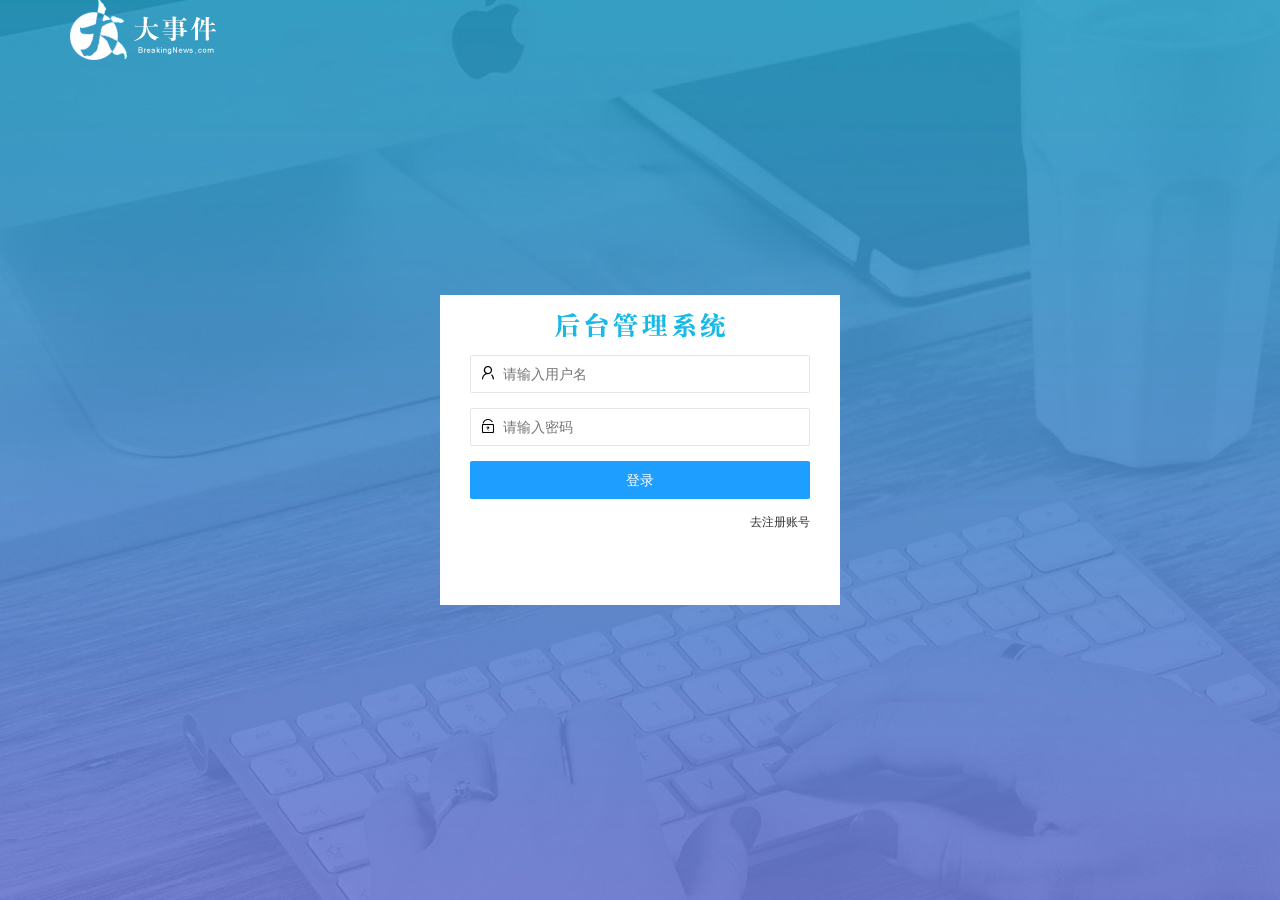
<file: login.html>
<!DOCTYPE html>
<html lang="en">
  <head>
    <meta charset="UTF-8" />
    <meta http-equiv="X-UA-Compatible" content="IE=edge" />
    <meta name="viewport" content="width=device-width, initial-scale=1.0" />
    <title>大事件-登录</title>
    <!-- 导入 LayUI 样式 -->
    <link rel="stylesheet" href="/assets/lib/layui/css/layui.css" />
    <!-- 导入自定义样式 -->
    <link rel="stylesheet" href="/assets/css/login.css" />
  </head>
  <body>
    <!-- 头部 logo 区域 -->
    <div class="layui-main">
      <img src="/assets/images/logo.png" alt="" />
    </div>

    <!-- 登录注册区域 -->
    <div class="loginAndRegBox">
      <!-- 登录标题 -->
      <div class="title-box"></div>
      <!-- 登录 -->
      <div class="login-box">
        <form class="layui-form" id="form_login">
          <!-- 用户名 -->
          <div class="layui-form-item">
            <i class="layui-icon layui-icon-username"></i>
            <input
              type="text"
              name="username"
              required
              lay-verify="required"
              placeholder="请输入用户名"
              autocomplete="off"
              class="layui-input"
            />
          </div>

          <!-- 密码 -->
          <div class="layui-form-item">
            <i class="layui-icon layui-icon-password"></i>
            <input
              type="password"
              name="password"
              required
              lay-verify="required|pwd"
              placeholder="请输入密码"
              autocomplete="off"
              class="layui-input"
            />
          </div>

          <!-- 登录按钮 -->
          <div class="layui-form-item">
            <!-- 注意：表单提交按钮和普通按钮的区别，就是 lay-submit 属性 -->
            <button
              class="layui-btn layui-btn-normal layui-btn-fluid"
              lay-submit
            >
              登录
            </button>
          </div>
          <div class="layui-form-item link">
            <a href="javascript:;" id="link_reg">去注册账号</a>
          </div>
        </form>
      </div>
      <!-- 注册 -->
      <div class="reg-box">
        <form class="layui-form" id="form_reg">
            <!-- 用户名 -->
            <div class="layui-form-item">
                <i class="layui-icon layui-icon-username"></i>
                <input
                       type="text"
                       name="username"
                       required
                       lay-verify="required"
                       placeholder="请输入用户名"
                       autocomplete="off"
                       class="layui-input"
                       />
            </div>
            
            <!-- 密码 -->
            <div class="layui-form-item">
                <i class="layui-icon layui-icon-password"></i>
                <input
                       type="password"
                       name="password"
                       required
                       lay-verify="required|pwd"
                       placeholder="请输入密码"
                       autocomplete="off"
                       class="layui-input"
                       />
            </div>
            
            <!-- 确认密码 -->
            <div class="layui-form-item">
                <i class="layui-icon layui-icon-password"></i>
                <input
                       type="password"
                       name="repassword"
                       required
                       lay-verify="required|pwd|repwd"
                       placeholder="再次确认密码"
                       autocomplete="off"
                       class="layui-input"
                       />
            </div>
            
            <!-- 注册按钮 -->
            <div class="layui-form-item">
                <!-- 注意：表单提交按钮和普通按钮的区别，就是 lay-submit 属性 -->
                <button class="layui-btn layui-btn-normal layui-btn-fluid" lay-submit >
                    注册
                </button>
            </div>
            <div class="layui-form-item link">
                <a href="javascript:;" id="link_login">去登录</a>
            </div>
        </form>
    </div>
    </div>
    <script src="/assets/lib/layui/layui.all.js"></script>
    <script src="/assets/lib/jquery.js"></script>
    <script src="/assets/js/baseAPI.js"></script>
    <script src="/assets/js/login.js"></script>
  </body>
</html>
</file>
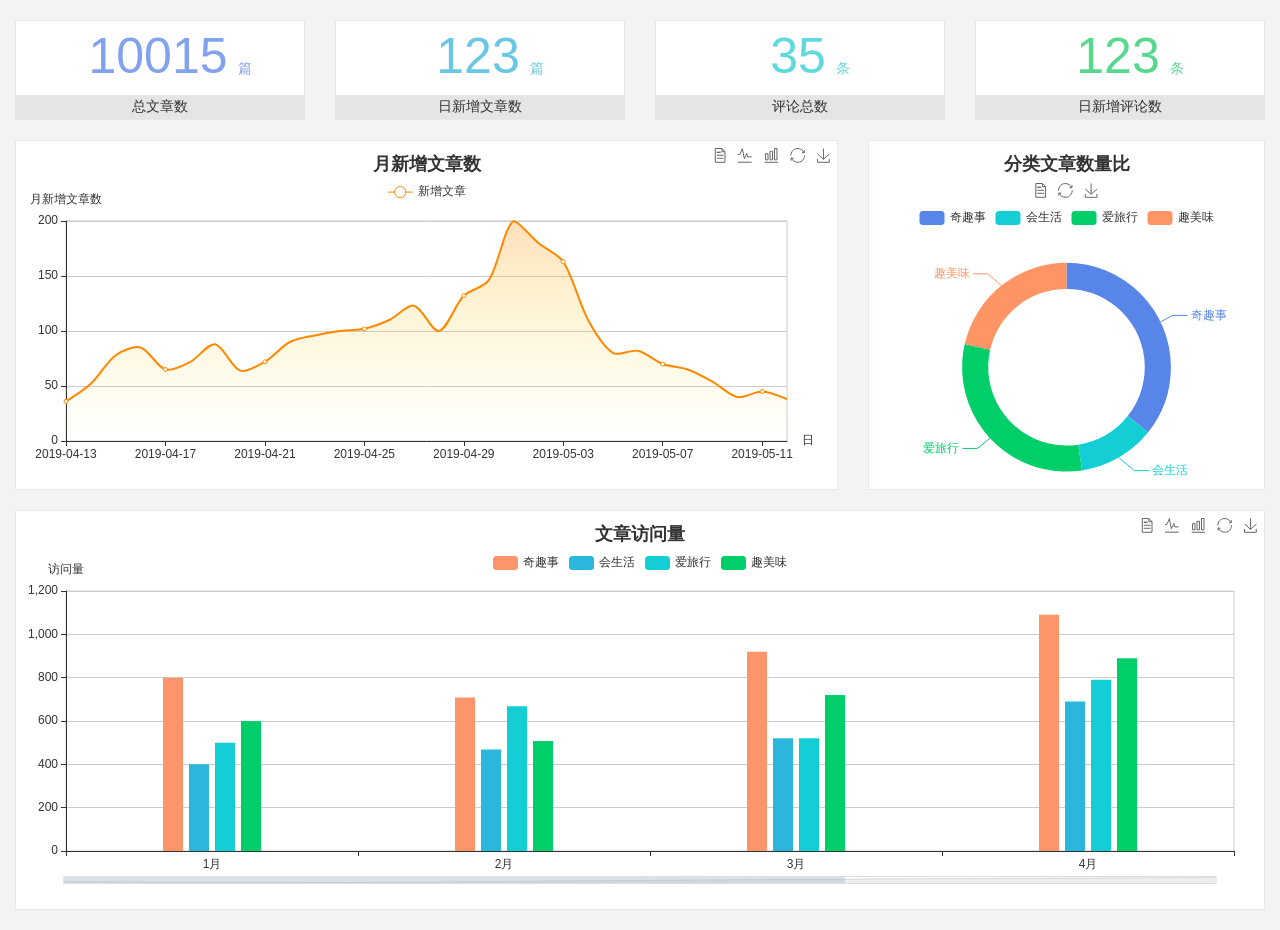
<file: home/dashboard.html>
<!DOCTYPE html>
<html lang="en">

<head>
  <meta charset="UTF-8">
  <meta name="viewport" content="width=device-width, initial-scale=1.0">
  <meta http-equiv="X-UA-Compatible" content="ie=edge">
  <title>图表统计</title>
  <link rel="stylesheet" href="../../assets/lib/bootstrap.css" />
  <link rel="stylesheet" href="../../assets/lib/main.css" />
  <script src="../../assets/lib/jquery.js"></script>
  <script type="text/javascript" src="../../assets/lib/echarts.min.js"></script>
</head>

<body>
  <div class="container-fluid">
    <div class="row spannel_list">
      <div class="col-sm-3 col-xs-6">
        <div class="spannel">
          <em>10015</em><span>篇</span>
          <b>总文章数</b>
        </div>
      </div>
      <div class="col-sm-3 col-xs-6">
        <div class="spannel scolor01">
          <em>123</em><span>篇</span>
          <b>日新增文章数</b>
        </div>
      </div>
      <div class="col-sm-3 col-xs-6">
        <div class="spannel scolor02">
          <em>35</em><span>条</span>
          <b>评论总数</b>
        </div>
      </div>
      <div class="col-sm-3 col-xs-6">
        <div class="spannel scolor03">
          <em>123</em><span>条</span>
          <b>日新增评论数</b>
        </div>
      </div>
    </div>
  </div>

  <div class="container-fluid">
    <div class="row curve-pie">
      <div class="col-lg-8 col-md-8">
        <div class="gragh_pannel" id="curve_show"></div>
      </div>
      <div class="col-lg-4 col-md-4">
        <div class="gragh_pannel" id="pie_show"></div>
      </div>
    </div>
  </div>

  <div class="container-fluid">
    <div class="column_pannel" id="column_show"></div>
  </div>

  <script>
    var oChart = echarts.init(document.getElementById('curve_show'));
    var aList_all = [
      { 'count': 36, 'date': '2019-04-13' },
      { 'count': 52, 'date': '2019-04-14' },
      { 'count': 78, 'date': '2019-04-15' },
      { 'count': 85, 'date': '2019-04-16' },
      { 'count': 65, 'date': '2019-04-17' },
      { 'count': 72, 'date': '2019-04-18' },
      { 'count': 88, 'date': '2019-04-19' },
      { 'count': 64, 'date': '2019-04-20' },
      { 'count': 72, 'date': '2019-04-21' },
      { 'count': 90, 'date': '2019-04-22' },
      { 'count': 96, 'date': '2019-04-23' },
      { 'count': 100, 'date': '2019-04-24' },
      { 'count': 102, 'date': '2019-04-25' },
      { 'count': 110, 'date': '2019-04-26' },
      { 'count': 123, 'date': '2019-04-27' },
      { 'count': 100, 'date': '2019-04-28' },
      { 'count': 132, 'date': '2019-04-29' },
      { 'count': 146, 'date': '2019-04-30' },
      { 'count': 200, 'date': '2019-05-01' },
      { 'count': 180, 'date': '2019-05-02' },
      { 'count': 163, 'date': '2019-05-03' },
      { 'count': 110, 'date': '2019-05-04' },
      { 'count': 80, 'date': '2019-05-05' },
      { 'count': 82, 'date': '2019-05-06' },
      { 'count': 70, 'date': '2019-05-07' },
      { 'count': 65, 'date': '2019-05-08' },
      { 'count': 54, 'date': '2019-05-09' },
      { 'count': 40, 'date': '2019-05-10' },
      { 'count': 45, 'date': '2019-05-11' },
      { 'count': 38, 'date': '2019-05-12' },
    ];

    let aCount = [];
    let aDate = [];

    for (var i = 0; i < aList_all.length; i++) {
      aCount.push(aList_all[i].count);
      aDate.push(aList_all[i].date);
    }

    var chartopt = {
      title: {
        text: '月新增文章数',
        left: 'center',
        top: '10'
      },
      tooltip: {
        trigger: 'axis'
      },
      legend: {
        data: ['新增文章'],
        top: '40'
      },
      toolbox: {
        show: true,
        feature: {
          mark: { show: true },
          dataView: { show: true, readOnly: false },
          magicType: { show: true, type: ['line', 'bar'] },
          restore: { show: true },
          saveAsImage: { show: true }
        }
      },
      calculable: true,
      xAxis: [
        {
          name: '日',
          type: 'category',
          boundaryGap: false,
          data: aDate
        }
      ],
      yAxis: [
        {
          name: '月新增文章数',
          type: 'value'
        }
      ],
      series: [
        {
          name: '新增文章',
          type: 'line',
          smooth: true,
          itemStyle: { normal: { areaStyle: { type: 'default' }, color: '#f80' }, lineStyle: { color: '#f80' } },
          data: aCount
        }],
      areaStyle: {
        normal: {
          color: new echarts.graphic.LinearGradient(0, 0, 0, 1, [{
            offset: 0,
            color: 'rgba(255,136,0,0.39)'
          }, {
            offset: .34,
            color: 'rgba(255,180,0,0.25)'
          }, {
            offset: 1,
            color: 'rgba(255,222,0,0.00)'
          }])

        }
      },
      grid: {
        show: true,
        x: 50,
        x2: 50,
        y: 80,
        height: 220
      }
    };

    oChart.setOption(chartopt);


    var oPie = echarts.init(document.getElementById('pie_show'));
    var oPieopt =
    {
      title: {
        top: 10,
        text: '分类文章数量比',
        x: 'center'
      },
      tooltip: {
        trigger: 'item',
        formatter: "{a} <br/>{b} : {c} ({d}%)"
      },
      color: ['#5885e8', '#13cfd5', '#00ce68', '#ff9565'],
      legend: {
        x: 'center',
        top: 65,
        data: ['奇趣事', '会生活', '爱旅行', '趣美味']
      },
      toolbox: {
        show: true,
        x: 'center',
        top: 35,
        feature: {
          mark: { show: true },
          dataView: { show: true, readOnly: false },
          magicType: {
            show: true,
            type: ['pie', 'funnel'],
            option: {
              funnel: {
                x: '25%',
                width: '50%',
                funnelAlign: 'left',
                max: 1548
              }
            }
          },
          restore: { show: true },
          saveAsImage: { show: true }
        }
      },
      calculable: true,
      series: [
        {
          name: '访问来源',
          type: 'pie',
          radius: ['45%', '60%'],
          center: ['50%', '65%'],
          data: [
            { value: 300, name: '奇趣事' },
            { value: 100, name: '会生活' },
            { value: 260, name: '爱旅行' },
            { value: 180, name: '趣美味' }
          ]
        }
      ]
    };
    oPie.setOption(oPieopt);



    var oColumn = this.echarts.init(document.getElementById('column_show'));
    var oColumnopt =
    {
      title: {
        text: '文章访问量',
        left: 'center',
        top: '10'
      },
      tooltip: {
        trigger: 'axis'
      },
      legend: {
        data: ['奇趣事', '会生活', '爱旅行', '趣美味'],
        top: '40'
      },
      toolbox: {
        show: true,
        feature: {
          mark: { show: true },
          dataView: { show: true, readOnly: false },
          magicType: { show: true, type: ['line', 'bar'] },
          restore: { show: true },
          saveAsImage: { show: true }
        }
      },
      calculable: true,
      xAxis: [
        {
          type: 'category',
          data: ['1月', '2月', '3月', '4月', '5月']
        }
      ],
      yAxis: [
        {
          name: '访问量',
          type: 'value'
        }
      ],
      series: [
        {
          name: '奇趣事',
          type: 'bar',
          barWidth: 20,
          itemStyle: {
            normal: { areaStyle: { type: 'default' }, color: '#fd956a' }
          },
          data: [800, 708, 920, 1090, 1200]
        },
        {
          name: '会生活',
          type: 'bar',
          barWidth: 20,
          itemStyle: {
            normal: { areaStyle: { type: 'default' }, color: '#2bb6db' }
          },
          data: [400, 468, 520, 690, 800]
        },
        {
          name: '爱旅行',
          type: 'bar',
          barWidth: 20,
          itemStyle: {
            normal: { areaStyle: { type: 'default' }, color: '#13cfd5' }
          },
          data: [500, 668, 520, 790, 900]
        },
        {
          name: '趣美味',
          type: 'bar',
          barWidth: 20,
          itemStyle: {
            normal: { areaStyle: { type: 'default' }, color: '#00ce68' }
          },
          data: [600, 508, 720, 890, 1000]
        }
      ],
      grid: {
        show: true,
        x: 50,
        x2: 30,
        y: 80,
        height: 260
      },
      dataZoom: [//给x轴设置滚动条
        {
          start: 0,//默认为0
          end: 100 - 1000 / 31,//默认为100
          type: 'slider',
          show: true,
          xAxisIndex: [0],
          handleSize: 0,//滑动条的 左右2个滑动条的大小
          height: 8,//组件高度
          left: 45, //左边的距离
          right: 50,//右边的距离
          bottom: 26,//右边的距离
          handleColor: '#ddd',//h滑动图标的颜色
          handleStyle: {
            borderColor: "#cacaca",
            borderWidth: "1",
            shadowBlur: 2,
            background: "#ddd",
            shadowColor: "#ddd",
          }
        }]
    };
    oColumn.setOption(oColumnopt);
  </script>
</body>

</html>
</file>
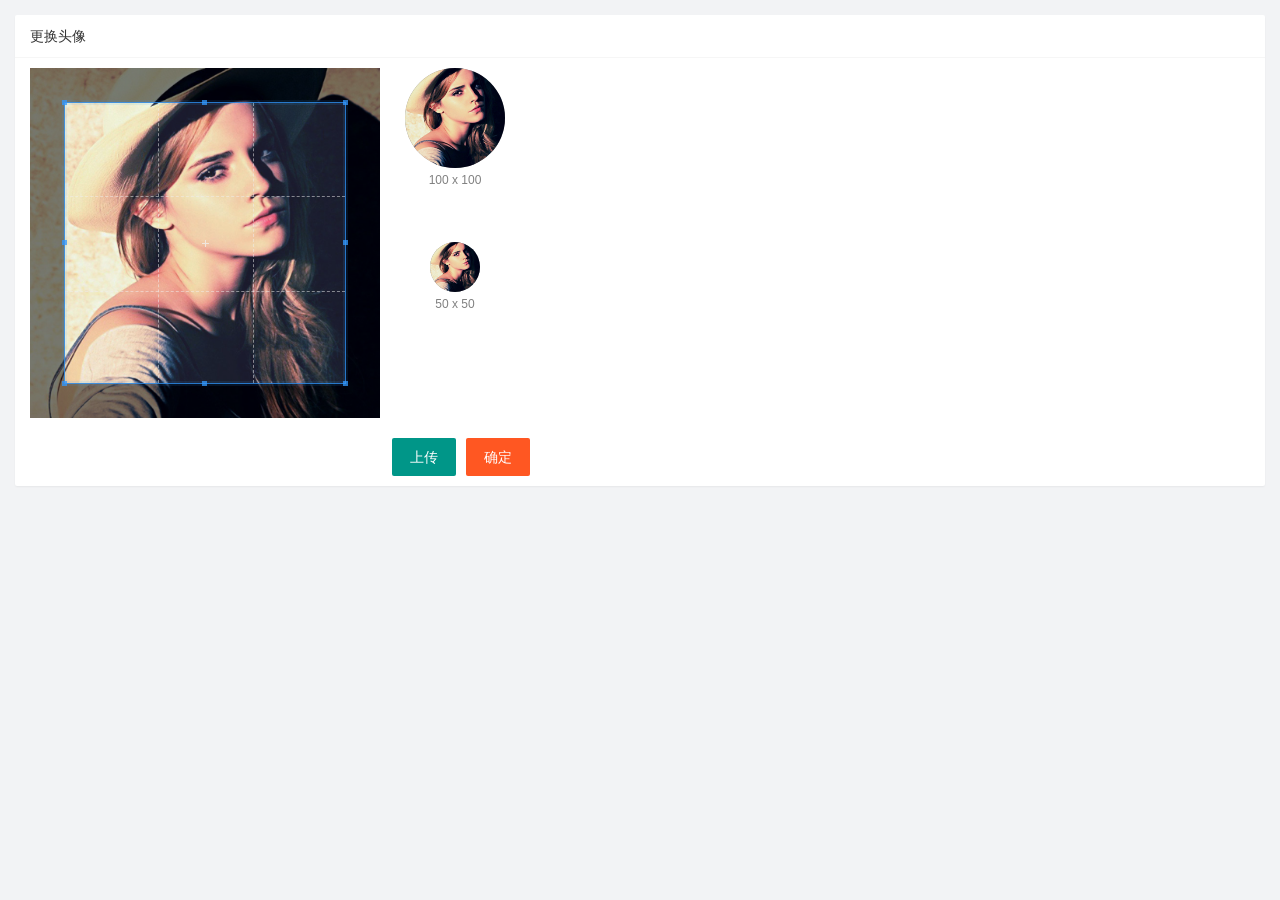
<file: user/user_avatar.html>
<!DOCTYPE html>
<html lang="en">
  <head>
    <meta charset="UTF-8" />
    <meta http-equiv="X-UA-Compatible" content="IE=edge" />
    <meta name="viewport" content="width=device-width, initial-scale=1.0" />
    <title>Document</title>
    <link rel="stylesheet" href="/assets/lib/layui/css/layui.css" />
    <link rel="stylesheet" href="/assets/lib/cropper/cropper.css" />
    <link rel="stylesheet" href="/assets/css/user/user_avatar.css" />
  </head>
  <body>
    <div class="layui-card">
      <div class="layui-card-header">更换头像</div>
      <div class="layui-card-body">
        <!-- 第一行的图片裁剪和预览区域 -->
        <div class="row1">
          <!-- 图片裁剪区域 -->
          <div class="cropper-box">
            <!-- 这个 img 标签很重要，将来会把它初始化为裁剪区域 -->
            <img id="image" src="/assets/images/sample.jpg" />
          </div>
          <!-- 图片的预览区域 -->
          <div class="preview-box">
            <div>
              <!-- 宽高为 100px 的预览区域 -->
              <div class="img-preview w100"></div>
              <p class="size">100 x 100</p>
            </div>
            <div>
              <!-- 宽高为 50px 的预览区域 -->
              <div class="img-preview w50"></div>
              <p class="size">50 x 50</p>
            </div>
          </div>
        </div>
        <!-- 第二行的按钮区域 -->
        <div class="row2">
          <input type="file" name="" id="file">
          <button type="button" class="layui-btn" id="btnChooseImage">上传</button>
          <button type="button" class="layui-btn layui-btn-danger" id="btnUpload">确定</button>
        </div>
      </div>
    </div>
  </body>
  <script src="/assets/lib/layui/layui.all.js"></script>
  <script src="/assets/lib/jquery.js"></script>
  <script src="/assets/lib/cropper/Cropper.js"></script>
  <script src="/assets/lib/cropper/jquery-cropper.js"></script>
  <script src="/assets/js/baseAPI.js"></script>
  <script src="/assets/js/user/user_avatar.js"></script>
</html>
</file>
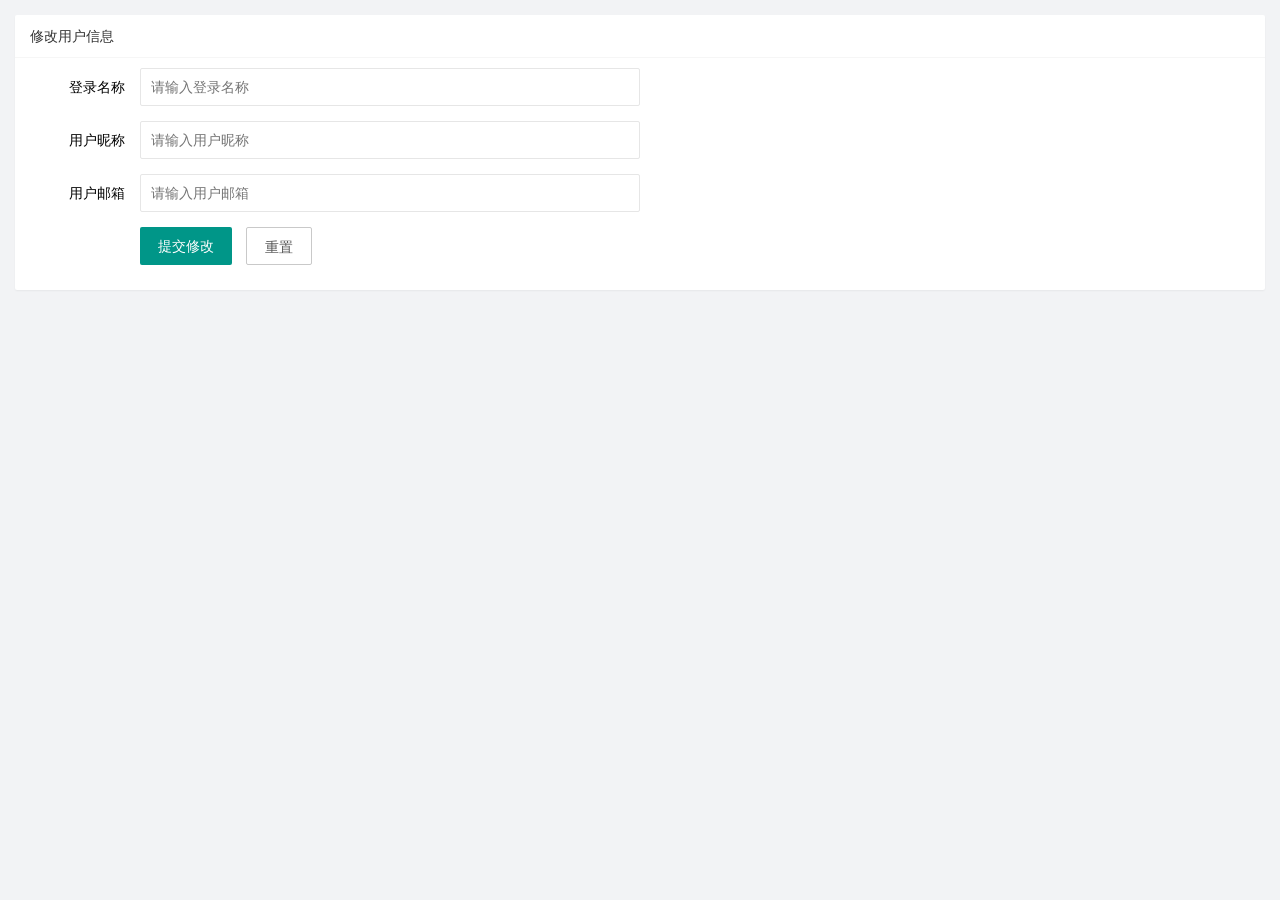
<file: user/user_info.html>
<!DOCTYPE html>
<html lang="en">
  <head>
    <meta charset="UTF-8" />
    <meta http-equiv="X-UA-Compatible" content="IE=edge" />
    <meta name="viewport" content="width=device-width, initial-scale=1.0" />
    <title>Document</title>
    <link rel="stylesheet" href="/assets/lib/layui/css/layui.css" />
    <link rel="stylesheet" href="/assets/css/user/user_info.css" />
  </head>
  <body>
    <div class="layui-card">
      <div class="layui-card-header">修改用户信息</div>
      <div class="layui-card-body">
        <!-- form 表单 -->
        <form class="layui-form" action="" lay-filter="formUserInfo">
            <input type="hidden" name="id">
          <div class="layui-form-item">
            <label class="layui-form-label">登录名称</label>
            <div class="layui-input-block">
              <input
                type="text"
                name="username"
                required
                readonly
                lay-verify="required"
                placeholder="请输入登录名称"
                autocomplete="off"
                class="layui-input"
                
              />
            </div>
          </div>
          <div class="layui-form-item">
            <label class="layui-form-label">用户昵称</label>
            <div class="layui-input-block">
              <input
                type="text"
                name="nickname"
                required
                lay-verify="required|nickname"
                placeholder="请输入用户昵称"
                autocomplete="off"
                class="layui-input"
              />
            </div>
          </div>
          <div class="layui-form-item">
            <label class="layui-form-label">用户邮箱</label>
            <div class="layui-input-block">
              <input
                type="text"
                name="email"
                required
                lay-verify="required|email"
                placeholder="请输入用户邮箱"
                autocomplete="off"
                class="layui-input"
              />
            </div>
          </div>
          <div class="layui-form-item">
            <div class="layui-input-block">
              <button class="layui-btn" lay-submit lay-filter="formDemo">
                提交修改
              </button>
              <button type="reset" class="layui-btn layui-btn-primary" id="btnReset">
                重置
              </button>
            </div>
          </div>
        </form>
      </div>
    </div>
  </body>
  <script src="/assets/lib/layui/layui.all.js"></script>
<script src="/assets/lib/jquery.js"></script>
<script src="/assets/js/baseAPI.js"></script>
<script src="/assets/js/user/user_info.js"></script>
</html>
</file>
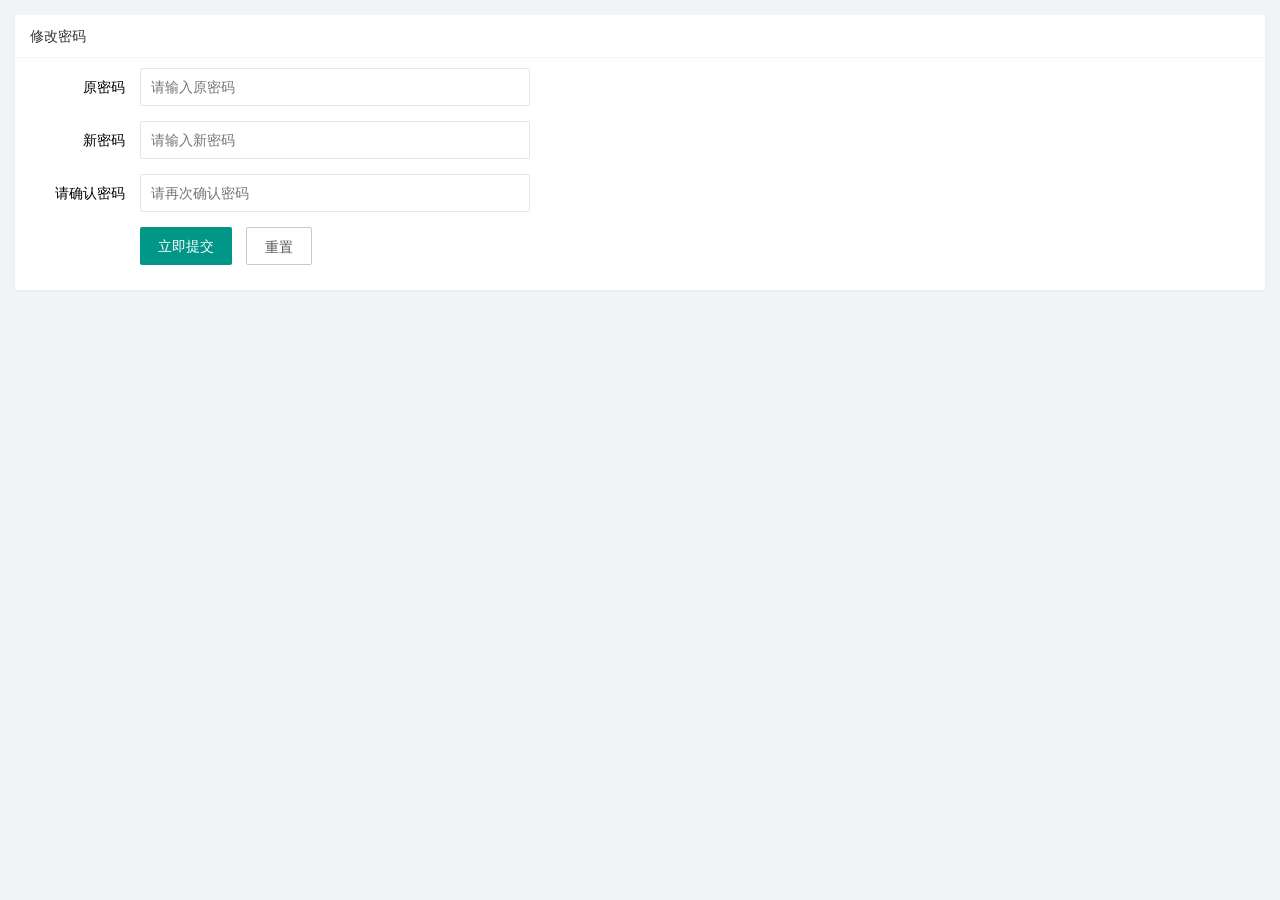
<file: user/user_pwd.html>
<!DOCTYPE html>
<html lang="en">
  <head>
    <meta charset="UTF-8" />
    <meta http-equiv="X-UA-Compatible" content="IE=edge" />
    <meta name="viewport" content="width=device-width, initial-scale=1.0" />
    <title>Document</title>
    <link rel="stylesheet" href="/assets/lib/layui/css/layui.css" />
    <link rel="stylesheet" href="/assets/css/user/user_pwd.css" />
  </head>
  <body>
    <div class="layui-card">
      <div class="layui-card-header">修改密码</div>
      <div class="layui-card-body">
        <form class="layui-form" action="">
          <div class="layui-form-item">
            <label class="layui-form-label">原密码</label>
            <div class="layui-input-block">
              <input
                type="password"
                name="oldPwd"
                required
                lay-verify="required|pwd"
                placeholder="请输入原密码"
                autocomplete="off"
                class="layui-input"
              />
            </div>
          </div>
          <div class="layui-form-item">
            <label class="layui-form-label">新密码</label>
            <div class="layui-input-block">
              <input
                type="password"
                name="newPwd"
                required
                lay-verify="required|pwd|samePwd"
                placeholder="请输入新密码"
                autocomplete="off"
                class="layui-input"
              />
            </div>
          </div>
          <div class="layui-form-item">
            <label class="layui-form-label">请确认密码</label>
            <div class="layui-input-block">
              <input
                type="password"
                name="rePwd"
                required
                lay-verify="required|pwd|rePwd"
                placeholder="请再次确认密码"
                autocomplete="off"
                class="layui-input"
              />
            </div>
          </div>
          <div class="layui-form-item">
            <div class="layui-input-block">
              <button class="layui-btn" lay-submit lay-filter="formDemo">
                立即提交
              </button>
              <button type="reset" class="layui-btn layui-btn-primary">
                重置
              </button>
            </div>
          </div>
        </form>
      </div>
    </div>
  </body>
  <!-- 导入 layui 的 js -->
<script src="/assets/lib/layui/layui.all.js"></script>
<!-- 导入 jQuery -->
<script src="/assets/lib/jquery.js"></script>
<!-- 导入 baseAPI -->
<script src="/assets/js/baseAPI.js"></script>
<!-- 导入自己的 js -->
<script src="/assets/js/user/user_pwd.js"></script>
</html>
</file>
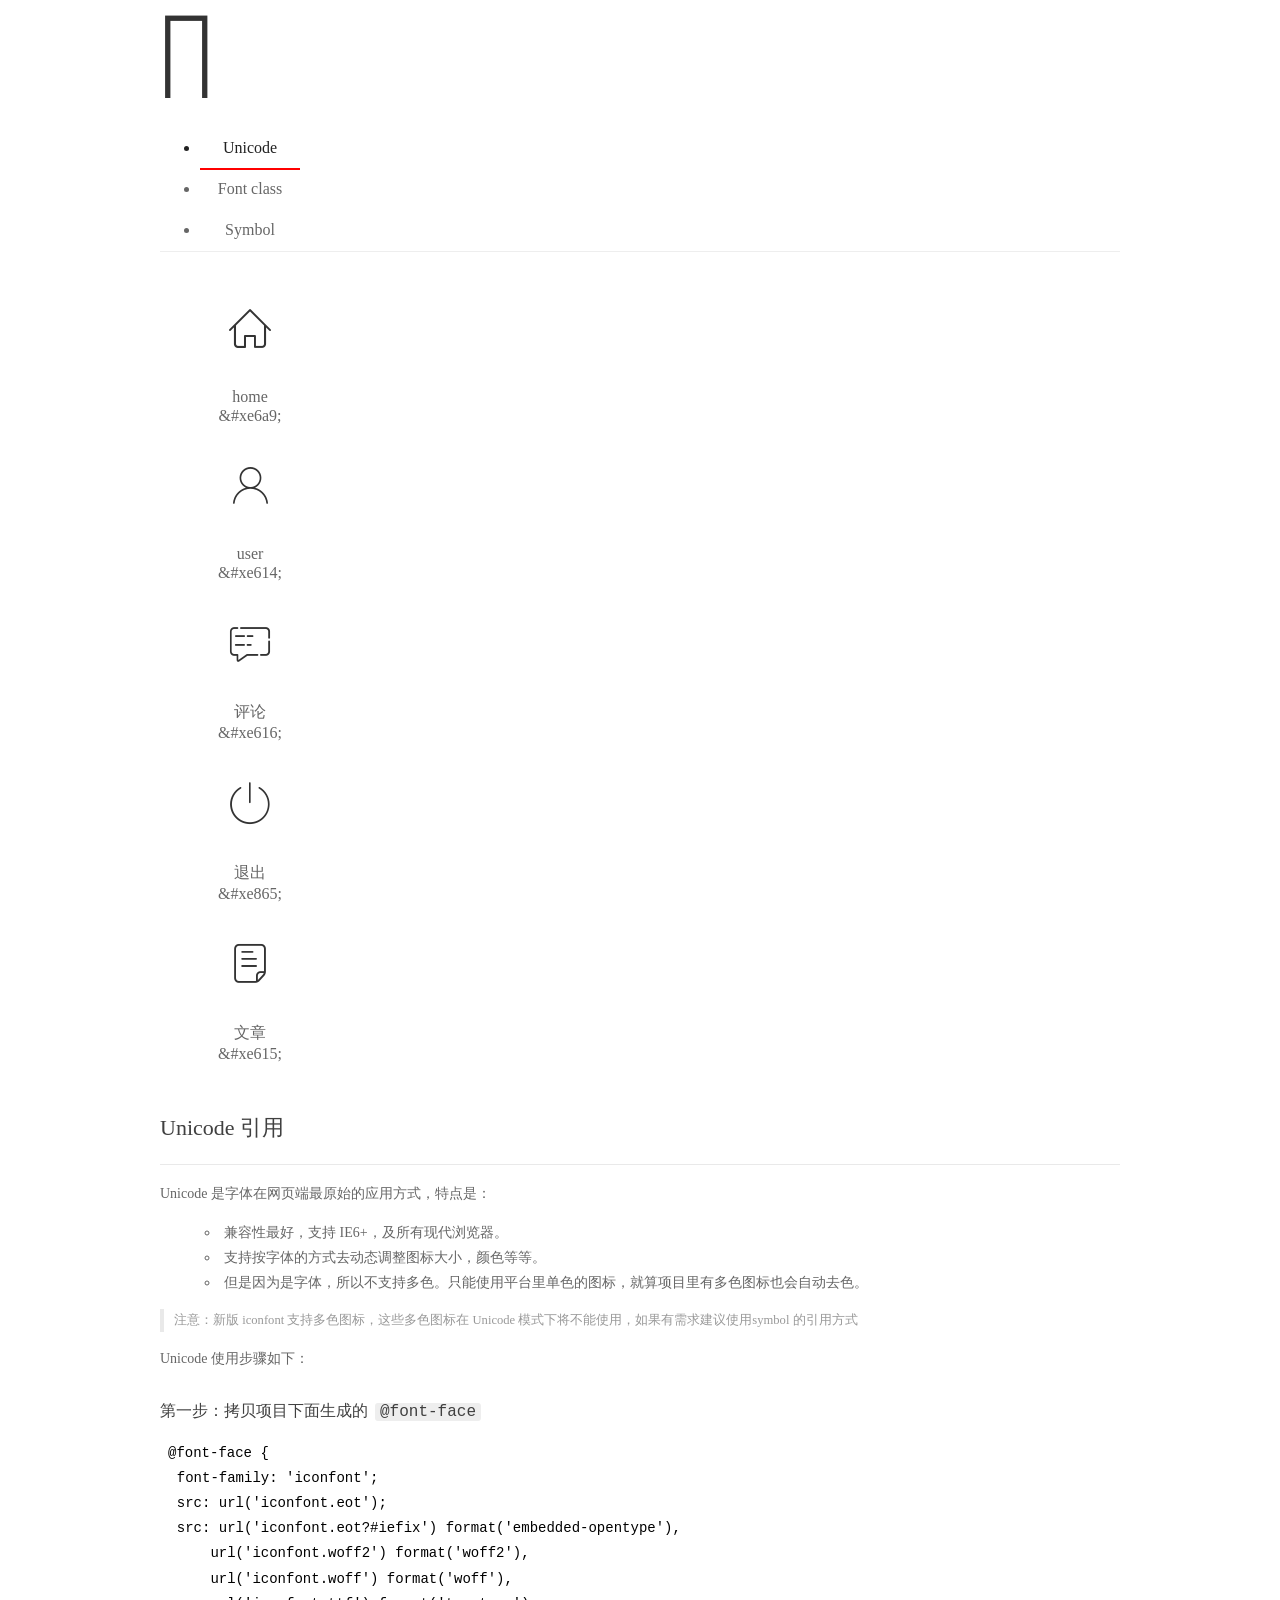
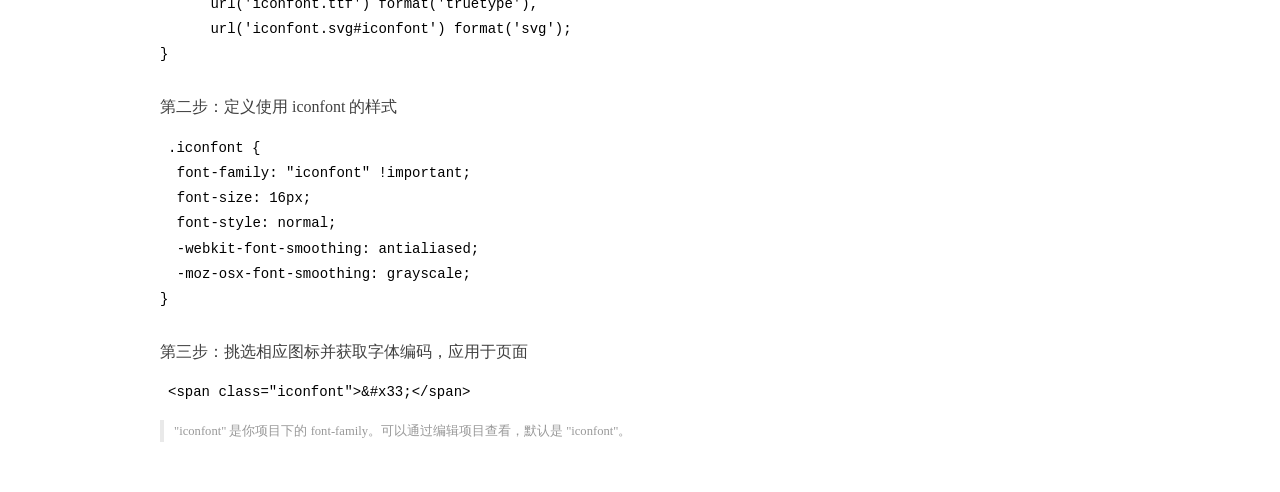
<file: assets/fonts/demo_index.html>
<!DOCTYPE html>
<html>
<head>
  <meta charset="utf-8"/>
  <title>IconFont Demo</title>
  <link rel="shortcut icon" href="https://gtms04.alicdn.com/tps/i4/TB1_oz6GVXXXXaFXpXXJDFnIXXX-64-64.ico" type="image/x-icon"/>
  <link rel="stylesheet" href="https://g.alicdn.com/thx/cube/1.3.2/cube.min.css">
  <link rel="stylesheet" href="demo.css">
  <link rel="stylesheet" href="iconfont.css">
  <script src="iconfont.js"></script>
  <!-- jQuery -->
  <script src="https://a1.alicdn.com/oss/uploads/2018/12/26/7bfddb60-08e8-11e9-9b04-53e73bb6408b.js"></script>
  <!-- 代码高亮 -->
  <script src="https://a1.alicdn.com/oss/uploads/2018/12/26/a3f714d0-08e6-11e9-8a15-ebf944d7534c.js"></script>
</head>
<body>
  <div class="main">
    <h1 class="logo"><a href="https://www.iconfont.cn/" title="iconfont 首页" target="_blank">&#xe86b;</a></h1>
    <div class="nav-tabs">
      <ul id="tabs" class="dib-box">
        <li class="dib active"><span>Unicode</span></li>
        <li class="dib"><span>Font class</span></li>
        <li class="dib"><span>Symbol</span></li>
      </ul>
      
    </div>
    <div class="tab-container">
      <div class="content unicode" style="display: block;">
          <ul class="icon_lists dib-box">
          
            <li class="dib">
              <span class="icon iconfont">&#xe6a9;</span>
                <div class="name">home</div>
                <div class="code-name">&amp;#xe6a9;</div>
              </li>
          
            <li class="dib">
              <span class="icon iconfont">&#xe614;</span>
                <div class="name">user</div>
                <div class="code-name">&amp;#xe614;</div>
              </li>
          
            <li class="dib">
              <span class="icon iconfont">&#xe616;</span>
                <div class="name">评论</div>
                <div class="code-name">&amp;#xe616;</div>
              </li>
          
            <li class="dib">
              <span class="icon iconfont">&#xe865;</span>
                <div class="name">退出</div>
                <div class="code-name">&amp;#xe865;</div>
              </li>
          
            <li class="dib">
              <span class="icon iconfont">&#xe615;</span>
                <div class="name">文章</div>
                <div class="code-name">&amp;#xe615;</div>
              </li>
          
          </ul>
          <div class="article markdown">
          <h2 id="unicode-">Unicode 引用</h2>
          <hr>

          <p>Unicode 是字体在网页端最原始的应用方式，特点是：</p>
          <ul>
            <li>兼容性最好，支持 IE6+，及所有现代浏览器。</li>
            <li>支持按字体的方式去动态调整图标大小，颜色等等。</li>
            <li>但是因为是字体，所以不支持多色。只能使用平台里单色的图标，就算项目里有多色图标也会自动去色。</li>
          </ul>
          <blockquote>
            <p>注意：新版 iconfont 支持多色图标，这些多色图标在 Unicode 模式下将不能使用，如果有需求建议使用symbol 的引用方式</p>
          </blockquote>
          <p>Unicode 使用步骤如下：</p>
          <h3 id="-font-face">第一步：拷贝项目下面生成的 <code>@font-face</code></h3>
<pre><code class="language-css"
>@font-face {
  font-family: 'iconfont';
  src: url('iconfont.eot');
  src: url('iconfont.eot?#iefix') format('embedded-opentype'),
      url('iconfont.woff2') format('woff2'),
      url('iconfont.woff') format('woff'),
      url('iconfont.ttf') format('truetype'),
      url('iconfont.svg#iconfont') format('svg');
}
</code></pre>
          <h3 id="-iconfont-">第二步：定义使用 iconfont 的样式</h3>
<pre><code class="language-css"
>.iconfont {
  font-family: "iconfont" !important;
  font-size: 16px;
  font-style: normal;
  -webkit-font-smoothing: antialiased;
  -moz-osx-font-smoothing: grayscale;
}
</code></pre>
          <h3 id="-">第三步：挑选相应图标并获取字体编码，应用于页面</h3>
<pre>
<code class="language-html"
>&lt;span class="iconfont"&gt;&amp;#x33;&lt;/span&gt;
</code></pre>
          <blockquote>
            <p>"iconfont" 是你项目下的 font-family。可以通过编辑项目查看，默认是 "iconfont"。</p>
          </blockquote>
          </div>
      </div>
      <div class="content font-class">
        <ul class="icon_lists dib-box">
          
          <li class="dib">
            <span class="icon iconfont icon-home"></span>
            <div class="name">
              home
            </div>
            <div class="code-name">.icon-home
            </div>
          </li>
          
          <li class="dib">
            <span class="icon iconfont icon-user"></span>
            <div class="name">
              user
            </div>
            <div class="code-name">.icon-user
            </div>
          </li>
          
          <li class="dib">
            <span class="icon iconfont icon-pinglun"></span>
            <div class="name">
              评论
            </div>
            <div class="code-name">.icon-pinglun
            </div>
          </li>
          
          <li class="dib">
            <span class="icon iconfont icon-tuichu"></span>
            <div class="name">
              退出
            </div>
            <div class="code-name">.icon-tuichu
            </div>
          </li>
          
          <li class="dib">
            <span class="icon iconfont icon-16"></span>
            <div class="name">
              文章
            </div>
            <div class="code-name">.icon-16
            </div>
          </li>
          
        </ul>
        <div class="article markdown">
        <h2 id="font-class-">font-class 引用</h2>
        <hr>

        <p>font-class 是 Unicode 使用方式的一种变种，主要是解决 Unicode 书写不直观，语意不明确的问题。</p>
        <p>与 Unicode 使用方式相比，具有如下特点：</p>
        <ul>
          <li>兼容性良好，支持 IE8+，及所有现代浏览器。</li>
          <li>相比于 Unicode 语意明确，书写更直观。可以很容易分辨这个 icon 是什么。</li>
          <li>因为使用 class 来定义图标，所以当要替换图标时，只需要修改 class 里面的 Unicode 引用。</li>
          <li>不过因为本质上还是使用的字体，所以多色图标还是不支持的。</li>
        </ul>
        <p>使用步骤如下：</p>
        <h3 id="-fontclass-">第一步：引入项目下面生成的 fontclass 代码：</h3>
<pre><code class="language-html">&lt;link rel="stylesheet" href="./iconfont.css"&gt;
</code></pre>
        <h3 id="-">第二步：挑选相应图标并获取类名，应用于页面：</h3>
<pre><code class="language-html">&lt;span class="iconfont icon-xxx"&gt;&lt;/span&gt;
</code></pre>
        <blockquote>
          <p>"
            iconfont" 是你项目下的 font-family。可以通过编辑项目查看，默认是 "iconfont"。</p>
        </blockquote>
      </div>
      </div>
      <div class="content symbol">
          <ul class="icon_lists dib-box">
          
            <li class="dib">
                <svg class="icon svg-icon" aria-hidden="true">
                  <use xlink:href="#icon-home"></use>
                </svg>
                <div class="name">home</div>
                <div class="code-name">#icon-home</div>
            </li>
          
            <li class="dib">
                <svg class="icon svg-icon" aria-hidden="true">
                  <use xlink:href="#icon-user"></use>
                </svg>
                <div class="name">user</div>
                <div class="code-name">#icon-user</div>
            </li>
          
            <li class="dib">
                <svg class="icon svg-icon" aria-hidden="true">
                  <use xlink:href="#icon-pinglun"></use>
                </svg>
                <div class="name">评论</div>
                <div class="code-name">#icon-pinglun</div>
            </li>
          
            <li class="dib">
                <svg class="icon svg-icon" aria-hidden="true">
                  <use xlink:href="#icon-tuichu"></use>
                </svg>
                <div class="name">退出</div>
                <div class="code-name">#icon-tuichu</div>
            </li>
          
            <li class="dib">
                <svg class="icon svg-icon" aria-hidden="true">
                  <use xlink:href="#icon-16"></use>
                </svg>
                <div class="name">文章</div>
                <div class="code-name">#icon-16</div>
            </li>
          
          </ul>
          <div class="article markdown">
          <h2 id="symbol-">Symbol 引用</h2>
          <hr>

          <p>这是一种全新的使用方式，应该说这才是未来的主流，也是平台目前推荐的用法。相关介绍可以参考这篇<a href="">文章</a>
            这种用法其实是做了一个 SVG 的集合，与另外两种相比具有如下特点：</p>
          <ul>
            <li>支持多色图标了，不再受单色限制。</li>
            <li>通过一些技巧，支持像字体那样，通过 <code>font-size</code>, <code>color</code> 来调整样式。</li>
            <li>兼容性较差，支持 IE9+，及现代浏览器。</li>
            <li>浏览器渲染 SVG 的性能一般，还不如 png。</li>
          </ul>
          <p>使用步骤如下：</p>
          <h3 id="-symbol-">第一步：引入项目下面生成的 symbol 代码：</h3>
<pre><code class="language-html">&lt;script src="./iconfont.js"&gt;&lt;/script&gt;
</code></pre>
          <h3 id="-css-">第二步：加入通用 CSS 代码（引入一次就行）：</h3>
<pre><code class="language-html">&lt;style&gt;
.icon {
  width: 1em;
  height: 1em;
  vertical-align: -0.15em;
  fill: currentColor;
  overflow: hidden;
}
&lt;/style&gt;
</code></pre>
          <h3 id="-">第三步：挑选相应图标并获取类名，应用于页面：</h3>
<pre><code class="language-html">&lt;svg class="icon" aria-hidden="true"&gt;
  &lt;use xlink:href="#icon-xxx"&gt;&lt;/use&gt;
&lt;/svg&gt;
</code></pre>
          </div>
      </div>

    </div>
  </div>
  <script>
  $(document).ready(function () {
      $('.tab-container .content:first').show()

      $('#tabs li').click(function (e) {
        var tabContent = $('.tab-container .content')
        var index = $(this).index()

        if ($(this).hasClass('active')) {
          return
        } else {
          $('#tabs li').removeClass('active')
          $(this).addClass('active')

          tabContent.hide().eq(index).fadeIn()
        }
      })
    })
  </script>
</body>
</html>
</file>
<file: assets/lib/layui/css/layui.css>
/** layui-v2.5.5 MIT License By https://www.layui.com */
 .layui-inline,img{display:inline-block;vertical-align:middle}h1,h2,h3,h4,h5,h6{font-weight:400}.layui-edge,.layui-header,.layui-inline,.layui-main{position:relative}.layui-body,.layui-edge,.layui-elip{overflow:hidden}.layui-btn,.layui-edge,.layui-inline,img{vertical-align:middle}.layui-btn,.layui-disabled,.layui-icon,.layui-unselect{-moz-user-select:none;-webkit-user-select:none;-ms-user-select:none}.layui-elip,.layui-form-checkbox span,.layui-form-pane .layui-form-label{text-overflow:ellipsis;white-space:nowrap}.layui-breadcrumb,.layui-tree-btnGroup{visibility:hidden}blockquote,body,button,dd,div,dl,dt,form,h1,h2,h3,h4,h5,h6,input,li,ol,p,pre,td,textarea,th,ul{margin:0;padding:0;-webkit-tap-highlight-color:rgba(0,0,0,0)}a:active,a:hover{outline:0}img{border:none}li{list-style:none}table{border-collapse:collapse;border-spacing:0}h4,h5,h6{font-size:100%}button,input,optgroup,option,select,textarea{font-family:inherit;font-size:inherit;font-style:inherit;font-weight:inherit;outline:0}pre{white-space:pre-wrap;white-space:-moz-pre-wrap;white-space:-pre-wrap;white-space:-o-pre-wrap;word-wrap:break-word}body{line-height:24px;font:14px Helvetica Neue,Helvetica,PingFang SC,Tahoma,Arial,sans-serif}hr{height:1px;margin:10px 0;border:0;clear:both}a{color:#333;text-decoration:none}a:hover{color:#777}a cite{font-style:normal;*cursor:pointer}.layui-border-box,.layui-border-box *{box-sizing:border-box}.layui-box,.layui-box *{box-sizing:content-box}.layui-clear{clear:both;*zoom:1}.layui-clear:after{content:'\20';clear:both;*zoom:1;display:block;height:0}.layui-inline{*display:inline;*zoom:1}.layui-edge{display:inline-block;width:0;height:0;border-width:6px;border-style:dashed;border-color:transparent}.layui-edge-top{top:-4px;border-bottom-color:#999;border-bottom-style:solid}.layui-edge-right{border-left-color:#999;border-left-style:solid}.layui-edge-bottom{top:2px;border-top-color:#999;border-top-style:solid}.layui-edge-left{border-right-color:#999;border-right-style:solid}.layui-disabled,.layui-disabled:hover{color:#d2d2d2!important;cursor:not-allowed!important}.layui-circle{border-radius:100%}.layui-show{display:block!important}.layui-hide{display:none!important}@font-face{font-family:layui-icon;src:url(../font/iconfont.eot?v=250);src:url(../font/iconfont.eot?v=250#iefix) format('embedded-opentype'),url(../font/iconfont.woff2?v=250) format('woff2'),url(../font/iconfont.woff?v=250) format('woff'),url(../font/iconfont.ttf?v=250) format('truetype'),url(../font/iconfont.svg?v=250#layui-icon) format('svg')}.layui-icon{font-family:layui-icon!important;font-size:16px;font-style:normal;-webkit-font-smoothing:antialiased;-moz-osx-font-smoothing:grayscale}.layui-icon-reply-fill:before{content:"\e611"}.layui-icon-set-fill:before{content:"\e614"}.layui-icon-menu-fill:before{content:"\e60f"}.layui-icon-search:before{content:"\e615"}.layui-icon-share:before{content:"\e641"}.layui-icon-set-sm:before{content:"\e620"}.layui-icon-engine:before{content:"\e628"}.layui-icon-close:before{content:"\1006"}.layui-icon-close-fill:before{content:"\1007"}.layui-icon-chart-screen:before{content:"\e629"}.layui-icon-star:before{content:"\e600"}.layui-icon-circle-dot:before{content:"\e617"}.layui-icon-chat:before{content:"\e606"}.layui-icon-release:before{content:"\e609"}.layui-icon-list:before{content:"\e60a"}.layui-icon-chart:before{content:"\e62c"}.layui-icon-ok-circle:before{content:"\1005"}.layui-icon-layim-theme:before{content:"\e61b"}.layui-icon-table:before{content:"\e62d"}.layui-icon-right:before{content:"\e602"}.layui-icon-left:before{content:"\e603"}.layui-icon-cart-simple:before{content:"\e698"}.layui-icon-face-cry:before{content:"\e69c"}.layui-icon-face-smile:before{content:"\e6af"}.layui-icon-survey:before{content:"\e6b2"}.layui-icon-tree:before{content:"\e62e"}.layui-icon-upload-circle:before{content:"\e62f"}.layui-icon-add-circle:before{content:"\e61f"}.layui-icon-download-circle:before{content:"\e601"}.layui-icon-templeate-1:before{content:"\e630"}.layui-icon-util:before{content:"\e631"}.layui-icon-face-surprised:before{content:"\e664"}.layui-icon-edit:before{content:"\e642"}.layui-icon-speaker:before{content:"\e645"}.layui-icon-down:before{content:"\e61a"}.layui-icon-file:before{content:"\e621"}.layui-icon-layouts:before{content:"\e632"}.layui-icon-rate-half:before{content:"\e6c9"}.layui-icon-add-circle-fine:before{content:"\e608"}.layui-icon-prev-circle:before{content:"\e633"}.layui-icon-read:before{content:"\e705"}.layui-icon-404:before{content:"\e61c"}.layui-icon-carousel:before{content:"\e634"}.layui-icon-help:before{content:"\e607"}.layui-icon-code-circle:before{content:"\e635"}.layui-icon-water:before{content:"\e636"}.layui-icon-username:before{content:"\e66f"}.layui-icon-find-fill:before{content:"\e670"}.layui-icon-about:before{content:"\e60b"}.layui-icon-location:before{content:"\e715"}.layui-icon-up:before{content:"\e619"}.layui-icon-pause:before{content:"\e651"}.layui-icon-date:before{content:"\e637"}.layui-icon-layim-uploadfile:before{content:"\e61d"}.layui-icon-delete:before{content:"\e640"}.layui-icon-play:before{content:"\e652"}.layui-icon-top:before{content:"\e604"}.layui-icon-friends:before{content:"\e612"}.layui-icon-refresh-3:before{content:"\e9aa"}.layui-icon-ok:before{content:"\e605"}.layui-icon-layer:before{content:"\e638"}.layui-icon-face-smile-fine:before{content:"\e60c"}.layui-icon-dollar:before{content:"\e659"}.layui-icon-group:before{content:"\e613"}.layui-icon-layim-download:before{content:"\e61e"}.layui-icon-picture-fine:before{content:"\e60d"}.layui-icon-link:before{content:"\e64c"}.layui-icon-diamond:before{content:"\e735"}.layui-icon-log:before{content:"\e60e"}.layui-icon-rate-solid:before{content:"\e67a"}.layui-icon-fonts-del:before{content:"\e64f"}.layui-icon-unlink:before{content:"\e64d"}.layui-icon-fonts-clear:before{content:"\e639"}.layui-icon-triangle-r:before{content:"\e623"}.layui-icon-circle:before{content:"\e63f"}.layui-icon-radio:before{content:"\e643"}.layui-icon-align-center:before{content:"\e647"}.layui-icon-align-right:before{content:"\e648"}.layui-icon-align-left:before{content:"\e649"}.layui-icon-loading-1:before{content:"\e63e"}.layui-icon-return:before{content:"\e65c"}.layui-icon-fonts-strong:before{content:"\e62b"}.layui-icon-upload:before{content:"\e67c"}.layui-icon-dialogue:before{content:"\e63a"}.layui-icon-video:before{content:"\e6ed"}.layui-icon-headset:before{content:"\e6fc"}.layui-icon-cellphone-fine:before{content:"\e63b"}.layui-icon-add-1:before{content:"\e654"}.layui-icon-face-smile-b:before{content:"\e650"}.layui-icon-fonts-html:before{content:"\e64b"}.layui-icon-form:before{content:"\e63c"}.layui-icon-cart:before{content:"\e657"}.layui-icon-camera-fill:before{content:"\e65d"}.layui-icon-tabs:before{content:"\e62a"}.layui-icon-fonts-code:before{content:"\e64e"}.layui-icon-fire:before{content:"\e756"}.layui-icon-set:before{content:"\e716"}.layui-icon-fonts-u:before{content:"\e646"}.layui-icon-triangle-d:before{content:"\e625"}.layui-icon-tips:before{content:"\e702"}.layui-icon-picture:before{content:"\e64a"}.layui-icon-more-vertical:before{content:"\e671"}.layui-icon-flag:before{content:"\e66c"}.layui-icon-loading:before{content:"\e63d"}.layui-icon-fonts-i:before{content:"\e644"}.layui-icon-refresh-1:before{content:"\e666"}.layui-icon-rmb:before{content:"\e65e"}.layui-icon-home:before{content:"\e68e"}.layui-icon-user:before{content:"\e770"}.layui-icon-notice:before{content:"\e667"}.layui-icon-login-weibo:before{content:"\e675"}.layui-icon-voice:before{content:"\e688"}.layui-icon-upload-drag:before{content:"\e681"}.layui-icon-login-qq:before{content:"\e676"}.layui-icon-snowflake:before{content:"\e6b1"}.layui-icon-file-b:before{content:"\e655"}.layui-icon-template:before{content:"\e663"}.layui-icon-auz:before{content:"\e672"}.layui-icon-console:before{content:"\e665"}.layui-icon-app:before{content:"\e653"}.layui-icon-prev:before{content:"\e65a"}.layui-icon-website:before{content:"\e7ae"}.layui-icon-next:before{content:"\e65b"}.layui-icon-component:before{content:"\e857"}.layui-icon-more:before{content:"\e65f"}.layui-icon-login-wechat:before{content:"\e677"}.layui-icon-shrink-right:before{content:"\e668"}.layui-icon-spread-left:before{content:"\e66b"}.layui-icon-camera:before{content:"\e660"}.layui-icon-note:before{content:"\e66e"}.layui-icon-refresh:before{content:"\e669"}.layui-icon-female:before{content:"\e661"}.layui-icon-male:before{content:"\e662"}.layui-icon-password:before{content:"\e673"}.layui-icon-senior:before{content:"\e674"}.layui-icon-theme:before{content:"\e66a"}.layui-icon-tread:before{content:"\e6c5"}.layui-icon-praise:before{content:"\e6c6"}.layui-icon-star-fill:before{content:"\e658"}.layui-icon-rate:before{content:"\e67b"}.layui-icon-template-1:before{content:"\e656"}.layui-icon-vercode:before{content:"\e679"}.layui-icon-cellphone:before{content:"\e678"}.layui-icon-screen-full:before{content:"\e622"}.layui-icon-screen-restore:before{content:"\e758"}.layui-icon-cols:before{content:"\e610"}.layui-icon-export:before{content:"\e67d"}.layui-icon-print:before{content:"\e66d"}.layui-icon-slider:before{content:"\e714"}.layui-icon-addition:before{content:"\e624"}.layui-icon-subtraction:before{content:"\e67e"}.layui-icon-service:before{content:"\e626"}.layui-icon-transfer:before{content:"\e691"}.layui-main{width:1140px;margin:0 auto}.layui-header{z-index:1000;height:60px}.layui-header a:hover{transition:all .5s;-webkit-transition:all .5s}.layui-side{position:fixed;left:0;top:0;bottom:0;z-index:999;width:200px;overflow-x:hidden}.layui-side-scroll{position:relative;width:220px;height:100%;overflow-x:hidden}.layui-body{position:absolute;left:200px;right:0;top:0;bottom:0;z-index:998;width:auto;overflow-y:auto;box-sizing:border-box}.layui-layout-body{overflow:hidden}.layui-layout-admin .layui-header{background-color:#23262E}.layui-layout-admin .layui-side{top:60px;width:200px;overflow-x:hidden}.layui-layout-admin .layui-body{position:fixed;top:60px;bottom:44px}.layui-layout-admin .layui-main{width:auto;margin:0 15px}.layui-layout-admin .layui-footer{position:fixed;left:200px;right:0;bottom:0;height:44px;line-height:44px;padding:0 15px;background-color:#eee}.layui-layout-admin .layui-logo{position:absolute;left:0;top:0;width:200px;height:100%;line-height:60px;text-align:center;color:#009688;font-size:16px}.layui-layout-admin .layui-header .layui-nav{background:0 0}.layui-layout-left{position:absolute!important;left:200px;top:0}.layui-layout-right{position:absolute!important;right:0;top:0}.layui-container{position:relative;margin:0 auto;padding:0 15px;box-sizing:border-box}.layui-fluid{position:relative;margin:0 auto;padding:0 15px}.layui-row:after,.layui-row:before{content:'';display:block;clear:both}.layui-col-lg1,.layui-col-lg10,.layui-col-lg11,.layui-col-lg12,.layui-col-lg2,.layui-col-lg3,.layui-col-lg4,.layui-col-lg5,.layui-col-lg6,.layui-col-lg7,.layui-col-lg8,.layui-col-lg9,.layui-col-md1,.layui-col-md10,.layui-col-md11,.layui-col-md12,.layui-col-md2,.layui-col-md3,.layui-col-md4,.layui-col-md5,.layui-col-md6,.layui-col-md7,.layui-col-md8,.layui-col-md9,.layui-col-sm1,.layui-col-sm10,.layui-col-sm11,.layui-col-sm12,.layui-col-sm2,.layui-col-sm3,.layui-col-sm4,.layui-col-sm5,.layui-col-sm6,.layui-col-sm7,.layui-col-sm8,.layui-col-sm9,.layui-col-xs1,.layui-col-xs10,.layui-col-xs11,.layui-col-xs12,.layui-col-xs2,.layui-col-xs3,.layui-col-xs4,.layui-col-xs5,.layui-col-xs6,.layui-col-xs7,.layui-col-xs8,.layui-col-xs9{position:relative;display:block;box-sizing:border-box}.layui-col-xs1,.layui-col-xs10,.layui-col-xs11,.layui-col-xs12,.layui-col-xs2,.layui-col-xs3,.layui-col-xs4,.layui-col-xs5,.layui-col-xs6,.layui-col-xs7,.layui-col-xs8,.layui-col-xs9{float:left}.layui-col-xs1{width:8.33333333%}.layui-col-xs2{width:16.66666667%}.layui-col-xs3{width:25%}.layui-col-xs4{width:33.33333333%}.layui-col-xs5{width:41.66666667%}.layui-col-xs6{width:50%}.layui-col-xs7{width:58.33333333%}.layui-col-xs8{width:66.66666667%}.layui-col-xs9{width:75%}.layui-col-xs10{width:83.33333333%}.layui-col-xs11{width:91.66666667%}.layui-col-xs12{width:100%}.layui-col-xs-offset1{margin-left:8.33333333%}.layui-col-xs-offset2{margin-left:16.66666667%}.layui-col-xs-offset3{margin-left:25%}.layui-col-xs-offset4{margin-left:33.33333333%}.layui-col-xs-offset5{margin-left:41.66666667%}.layui-col-xs-offset6{margin-left:50%}.layui-col-xs-offset7{margin-left:58.33333333%}.layui-col-xs-offset8{margin-left:66.66666667%}.layui-col-xs-offset9{margin-left:75%}.layui-col-xs-offset10{margin-left:83.33333333%}.layui-col-xs-offset11{margin-left:91.66666667%}.layui-col-xs-offset12{margin-left:100%}@media screen and (max-width:768px){.layui-hide-xs{display:none!important}.layui-show-xs-block{display:block!important}.layui-show-xs-inline{display:inline!important}.layui-show-xs-inline-block{display:inline-block!important}}@media screen and (min-width:768px){.layui-container{width:750px}.layui-hide-sm{display:none!important}.layui-show-sm-block{display:block!important}.layui-show-sm-inline{display:inline!important}.layui-show-sm-inline-block{display:inline-block!important}.layui-col-sm1,.layui-col-sm10,.layui-col-sm11,.layui-col-sm12,.layui-col-sm2,.layui-col-sm3,.layui-col-sm4,.layui-col-sm5,.layui-col-sm6,.layui-col-sm7,.layui-col-sm8,.layui-col-sm9{float:left}.layui-col-sm1{width:8.33333333%}.layui-col-sm2{width:16.66666667%}.layui-col-sm3{width:25%}.layui-col-sm4{width:33.33333333%}.layui-col-sm5{width:41.66666667%}.layui-col-sm6{width:50%}.layui-col-sm7{width:58.33333333%}.layui-col-sm8{width:66.66666667%}.layui-col-sm9{width:75%}.layui-col-sm10{width:83.33333333%}.layui-col-sm11{width:91.66666667%}.layui-col-sm12{width:100%}.layui-col-sm-offset1{margin-left:8.33333333%}.layui-col-sm-offset2{margin-left:16.66666667%}.layui-col-sm-offset3{margin-left:25%}.layui-col-sm-offset4{margin-left:33.33333333%}.layui-col-sm-offset5{margin-left:41.66666667%}.layui-col-sm-offset6{margin-left:50%}.layui-col-sm-offset7{margin-left:58.33333333%}.layui-col-sm-offset8{margin-left:66.66666667%}.layui-col-sm-offset9{margin-left:75%}.layui-col-sm-offset10{margin-left:83.33333333%}.layui-col-sm-offset11{margin-left:91.66666667%}.layui-col-sm-offset12{margin-left:100%}}@media screen and (min-width:992px){.layui-container{width:970px}.layui-hide-md{display:none!important}.layui-show-md-block{display:block!important}.layui-show-md-inline{display:inline!important}.layui-show-md-inline-block{display:inline-block!important}.layui-col-md1,.layui-col-md10,.layui-col-md11,.layui-col-md12,.layui-col-md2,.layui-col-md3,.layui-col-md4,.layui-col-md5,.layui-col-md6,.layui-col-md7,.layui-col-md8,.layui-col-md9{float:left}.layui-col-md1{width:8.33333333%}.layui-col-md2{width:16.66666667%}.layui-col-md3{width:25%}.layui-col-md4{width:33.33333333%}.layui-col-md5{width:41.66666667%}.layui-col-md6{width:50%}.layui-col-md7{width:58.33333333%}.layui-col-md8{width:66.66666667%}.layui-col-md9{width:75%}.layui-col-md10{width:83.33333333%}.layui-col-md11{width:91.66666667%}.layui-col-md12{width:100%}.layui-col-md-offset1{margin-left:8.33333333%}.layui-col-md-offset2{margin-left:16.66666667%}.layui-col-md-offset3{margin-left:25%}.layui-col-md-offset4{margin-left:33.33333333%}.layui-col-md-offset5{margin-left:41.66666667%}.layui-col-md-offset6{margin-left:50%}.layui-col-md-offset7{margin-left:58.33333333%}.layui-col-md-offset8{margin-left:66.66666667%}.layui-col-md-offset9{margin-left:75%}.layui-col-md-offset10{margin-left:83.33333333%}.layui-col-md-offset11{margin-left:91.66666667%}.layui-col-md-offset12{margin-left:100%}}@media screen and (min-width:1200px){.layui-container{width:1170px}.layui-hide-lg{display:none!important}.layui-show-lg-block{display:block!important}.layui-show-lg-inline{display:inline!important}.layui-show-lg-inline-block{display:inline-block!important}.layui-col-lg1,.layui-col-lg10,.layui-col-lg11,.layui-col-lg12,.layui-col-lg2,.layui-col-lg3,.layui-col-lg4,.layui-col-lg5,.layui-col-lg6,.layui-col-lg7,.layui-col-lg8,.layui-col-lg9{float:left}.layui-col-lg1{width:8.33333333%}.layui-col-lg2{width:16.66666667%}.layui-col-lg3{width:25%}.layui-col-lg4{width:33.33333333%}.layui-col-lg5{width:41.66666667%}.layui-col-lg6{width:50%}.layui-col-lg7{width:58.33333333%}.layui-col-lg8{width:66.66666667%}.layui-col-lg9{width:75%}.layui-col-lg10{width:83.33333333%}.layui-col-lg11{width:91.66666667%}.layui-col-lg12{width:100%}.layui-col-lg-offset1{margin-left:8.33333333%}.layui-col-lg-offset2{margin-left:16.66666667%}.layui-col-lg-offset3{margin-left:25%}.layui-col-lg-offset4{margin-left:33.33333333%}.layui-col-lg-offset5{margin-left:41.66666667%}.layui-col-lg-offset6{margin-left:50%}.layui-col-lg-offset7{margin-left:58.33333333%}.layui-col-lg-offset8{margin-left:66.66666667%}.layui-col-lg-offset9{margin-left:75%}.layui-col-lg-offset10{margin-left:83.33333333%}.layui-col-lg-offset11{margin-left:91.66666667%}.layui-col-lg-offset12{margin-left:100%}}.layui-col-space1{margin:-.5px}.layui-col-space1>*{padding:.5px}.layui-col-space3{margin:-1.5px}.layui-col-space3>*{padding:1.5px}.layui-col-space5{margin:-2.5px}.layui-col-space5>*{padding:2.5px}.layui-col-space8{margin:-3.5px}.layui-col-space8>*{padding:3.5px}.layui-col-space10{margin:-5px}.layui-col-space10>*{padding:5px}.layui-col-space12{margin:-6px}.layui-col-space12>*{padding:6px}.layui-col-space15{margin:-7.5px}.layui-col-space15>*{padding:7.5px}.layui-col-space18{margin:-9px}.layui-col-space18>*{padding:9px}.layui-col-space20{margin:-10px}.layui-col-space20>*{padding:10px}.layui-col-space22{margin:-11px}.layui-col-space22>*{padding:11px}.layui-col-space25{margin:-12.5px}.layui-col-space25>*{padding:12.5px}.layui-col-space30{margin:-15px}.layui-col-space30>*{padding:15px}.layui-btn,.layui-input,.layui-select,.layui-textarea,.layui-upload-button{outline:0;-webkit-appearance:none;transition:all .3s;-webkit-transition:all .3s;box-sizing:border-box}.layui-elem-quote{margin-bottom:10px;padding:15px;line-height:22px;border-left:5px solid #009688;border-radius:0 2px 2px 0;background-color:#f2f2f2}.layui-quote-nm{border-style:solid;border-width:1px 1px 1px 5px;background:0 0}.layui-elem-field{margin-bottom:10px;padding:0;border-width:1px;border-style:solid}.layui-elem-field legend{margin-left:20px;padding:0 10px;font-size:20px;font-weight:300}.layui-field-title{margin:10px 0 20px;border-width:1px 0 0}.layui-field-box{padding:10px 15px}.layui-field-title .layui-field-box{padding:10px 0}.layui-progress{position:relative;height:6px;border-radius:20px;background-color:#e2e2e2}.layui-progress-bar{position:absolute;left:0;top:0;width:0;max-width:100%;height:6px;border-radius:20px;text-align:right;background-color:#5FB878;transition:all .3s;-webkit-transition:all .3s}.layui-progress-big,.layui-progress-big .layui-progress-bar{height:18px;line-height:18px}.layui-progress-text{position:relative;top:-20px;line-height:18px;font-size:12px;color:#666}.layui-progress-big .layui-progress-text{position:static;padding:0 10px;color:#fff}.layui-collapse{border-width:1px;border-style:solid;border-radius:2px}.layui-colla-content,.layui-colla-item{border-top-width:1px;border-top-style:solid}.layui-colla-item:first-child{border-top:none}.layui-colla-title{position:relative;height:42px;line-height:42px;padding:0 15px 0 35px;color:#333;background-color:#f2f2f2;cursor:pointer;font-size:14px;overflow:hidden}.layui-colla-content{display:none;padding:10px 15px;line-height:22px;color:#666}.layui-colla-icon{position:absolute;left:15px;top:0;font-size:14px}.layui-card{margin-bottom:15px;border-radius:2px;background-color:#fff;box-shadow:0 1px 2px 0 rgba(0,0,0,.05)}.layui-card:last-child{margin-bottom:0}.layui-card-header{position:relative;height:42px;line-height:42px;padding:0 15px;border-bottom:1px solid #f6f6f6;color:#333;border-radius:2px 2px 0 0;font-size:14px}.layui-bg-black,.layui-bg-blue,.layui-bg-cyan,.layui-bg-green,.layui-bg-orange,.layui-bg-red{color:#fff!important}.layui-card-body{position:relative;padding:10px 15px;line-height:24px}.layui-card-body[pad15]{padding:15px}.layui-card-body[pad20]{padding:20px}.layui-card-body .layui-table{margin:5px 0}.layui-card .layui-tab{margin:0}.layui-panel-window{position:relative;padding:15px;border-radius:0;border-top:5px solid #E6E6E6;background-color:#fff}.layui-auxiliar-moving{position:fixed;left:0;right:0;top:0;bottom:0;width:100%;height:100%;background:0 0;z-index:9999999999}.layui-form-label,.layui-form-mid,.layui-form-select,.layui-input-block,.layui-input-inline,.layui-textarea{position:relative}.layui-bg-red{background-color:#FF5722!important}.layui-bg-orange{background-color:#FFB800!important}.layui-bg-green{background-color:#009688!important}.layui-bg-cyan{background-color:#2F4056!important}.layui-bg-blue{background-color:#1E9FFF!important}.layui-bg-black{background-color:#393D49!important}.layui-bg-gray{background-color:#eee!important;color:#666!important}.layui-badge-rim,.layui-colla-content,.layui-colla-item,.layui-collapse,.layui-elem-field,.layui-form-pane .layui-form-item[pane],.layui-form-pane .layui-form-label,.layui-input,.layui-layedit,.layui-layedit-tool,.layui-quote-nm,.layui-select,.layui-tab-bar,.layui-tab-card,.layui-tab-title,.layui-tab-title .layui-this:after,.layui-textarea{border-color:#e6e6e6}.layui-timeline-item:before,hr{background-color:#e6e6e6}.layui-text{line-height:22px;font-size:14px;color:#666}.layui-text h1,.layui-text h2,.layui-text h3{font-weight:500;color:#333}.layui-text h1{font-size:30px}.layui-text h2{font-size:24px}.layui-text h3{font-size:18px}.layui-text a:not(.layui-btn){color:#01AAED}.layui-text a:not(.layui-btn):hover{text-decoration:underline}.layui-text ul{padding:5px 0 5px 15px}.layui-text ul li{margin-top:5px;list-style-type:disc}.layui-text em,.layui-word-aux{color:#999!important;padding:0 5px!important}.layui-btn{display:inline-block;height:38px;line-height:38px;padding:0 18px;background-color:#009688;color:#fff;white-space:nowrap;text-align:center;font-size:14px;border:none;border-radius:2px;cursor:pointer}.layui-btn:hover{opacity:.8;filter:alpha(opacity=80);color:#fff}.layui-btn:active{opacity:1;filter:alpha(opacity=100)}.layui-btn+.layui-btn{margin-left:10px}.layui-btn-container{font-size:0}.layui-btn-container .layui-btn{margin-right:10px;margin-bottom:10px}.layui-btn-container .layui-btn+.layui-btn{margin-left:0}.layui-table .layui-btn-container .layui-btn{margin-bottom:9px}.layui-btn-radius{border-radius:100px}.layui-btn .layui-icon{margin-right:3px;font-size:18px;vertical-align:bottom;vertical-align:middle\9}.layui-btn-primary{border:1px solid #C9C9C9;background-color:#fff;color:#555}.layui-btn-primary:hover{border-color:#009688;color:#333}.layui-btn-normal{background-color:#1E9FFF}.layui-btn-warm{background-color:#FFB800}.layui-btn-danger{background-color:#FF5722}.layui-btn-checked{background-color:#5FB878}.layui-btn-disabled,.layui-btn-disabled:active,.layui-btn-disabled:hover{border:1px solid #e6e6e6;background-color:#FBFBFB;color:#C9C9C9;cursor:not-allowed;opacity:1}.layui-btn-lg{height:44px;line-height:44px;padding:0 25px;font-size:16px}.layui-btn-sm{height:30px;line-height:30px;padding:0 10px;font-size:12px}.layui-btn-sm i{font-size:16px!important}.layui-btn-xs{height:22px;line-height:22px;padding:0 5px;font-size:12px}.layui-btn-xs i{font-size:14px!important}.layui-btn-group{display:inline-block;vertical-align:middle;font-size:0}.layui-btn-group .layui-btn{margin-left:0!important;margin-right:0!important;border-left:1px solid rgba(255,255,255,.5);border-radius:0}.layui-btn-group .layui-btn-primary{border-left:none}.layui-btn-group .layui-btn-primary:hover{border-color:#C9C9C9;color:#009688}.layui-btn-group .layui-btn:first-child{border-left:none;border-radius:2px 0 0 2px}.layui-btn-group .layui-btn-primary:first-child{border-left:1px solid #c9c9c9}.layui-btn-group .layui-btn:last-child{border-radius:0 2px 2px 0}.layui-btn-group .layui-btn+.layui-btn{margin-left:0}.layui-btn-group+.layui-btn-group{margin-left:10px}.layui-btn-fluid{width:100%}.layui-input,.layui-select,.layui-textarea{height:38px;line-height:1.3;line-height:38px\9;border-width:1px;border-style:solid;background-color:#fff;border-radius:2px}.layui-input::-webkit-input-placeholder,.layui-select::-webkit-input-placeholder,.layui-textarea::-webkit-input-placeholder{line-height:1.3}.layui-input,.layui-textarea{display:block;width:100%;padding-left:10px}.layui-input:hover,.layui-textarea:hover{border-color:#D2D2D2!important}.layui-input:focus,.layui-textarea:focus{border-color:#C9C9C9!important}.layui-textarea{min-height:100px;height:auto;line-height:20px;padding:6px 10px;resize:vertical}.layui-select{padding:0 10px}.layui-form input[type=checkbox],.layui-form input[type=radio],.layui-form select{display:none}.layui-form [lay-ignore]{display:initial}.layui-form-item{margin-bottom:15px;clear:both;*zoom:1}.layui-form-item:after{content:'\20';clear:both;*zoom:1;display:block;height:0}.layui-form-label{float:left;display:block;padding:9px 15px;width:80px;font-weight:400;line-height:20px;text-align:right}.layui-form-label-col{display:block;float:none;padding:9px 0;line-height:20px;text-align:left}.layui-form-item .layui-inline{margin-bottom:5px;margin-right:10px}.layui-input-block{margin-left:110px;min-height:36px}.layui-input-inline{display:inline-block;vertical-align:middle}.layui-form-item .layui-input-inline{float:left;width:190px;margin-right:10px}.layui-form-text .layui-input-inline{width:auto}.layui-form-mid{float:left;display:block;padding:9px 0!important;line-height:20px;margin-right:10px}.layui-form-danger+.layui-form-select .layui-input,.layui-form-danger:focus{border-color:#FF5722!important}.layui-form-select .layui-input{padding-right:30px;cursor:pointer}.layui-form-select .layui-edge{position:absolute;right:10px;top:50%;margin-top:-3px;cursor:pointer;border-width:6px;border-top-color:#c2c2c2;border-top-style:solid;transition:all .3s;-webkit-transition:all .3s}.layui-form-select dl{display:none;position:absolute;left:0;top:42px;padding:5px 0;z-index:899;min-width:100%;border:1px solid #d2d2d2;max-height:300px;overflow-y:auto;background-color:#fff;border-radius:2px;box-shadow:0 2px 4px rgba(0,0,0,.12);box-sizing:border-box}.layui-form-select dl dd,.layui-form-select dl dt{padding:0 10px;line-height:36px;white-space:nowrap;overflow:hidden;text-overflow:ellipsis}.layui-form-select dl dt{font-size:12px;color:#999}.layui-form-select dl dd{cursor:pointer}.layui-form-select dl dd:hover{background-color:#f2f2f2;-webkit-transition:.5s all;transition:.5s all}.layui-form-select .layui-select-group dd{padding-left:20px}.layui-form-select dl dd.layui-select-tips{padding-left:10px!important;color:#999}.layui-form-select dl dd.layui-this{background-color:#5FB878;color:#fff}.layui-form-checkbox,.layui-form-select dl dd.layui-disabled{background-color:#fff}.layui-form-selected dl{display:block}.layui-form-checkbox,.layui-form-checkbox *,.layui-form-switch{display:inline-block;vertical-align:middle}.layui-form-selected .layui-edge{margin-top:-9px;-webkit-transform:rotate(180deg);transform:rotate(180deg);margin-top:-3px\9}:root .layui-form-selected .layui-edge{margin-top:-9px\0/IE9}.layui-form-selectup dl{top:auto;bottom:42px}.layui-select-none{margin:5px 0;text-align:center;color:#999}.layui-select-disabled .layui-disabled{border-color:#eee!important}.layui-select-disabled .layui-edge{border-top-color:#d2d2d2}.layui-form-checkbox{position:relative;height:30px;line-height:30px;margin-right:10px;padding-right:30px;cursor:pointer;font-size:0;-webkit-transition:.1s linear;transition:.1s linear;box-sizing:border-box}.layui-form-checkbox span{padding:0 10px;height:100%;font-size:14px;border-radius:2px 0 0 2px;background-color:#d2d2d2;color:#fff;overflow:hidden}.layui-form-checkbox:hover span{background-color:#c2c2c2}.layui-form-checkbox i{position:absolute;right:0;top:0;width:30px;height:28px;border:1px solid #d2d2d2;border-left:none;border-radius:0 2px 2px 0;color:#fff;font-size:20px;text-align:center}.layui-form-checkbox:hover i{border-color:#c2c2c2;color:#c2c2c2}.layui-form-checked,.layui-form-checked:hover{border-color:#5FB878}.layui-form-checked span,.layui-form-checked:hover span{background-color:#5FB878}.layui-form-checked i,.layui-form-checked:hover i{color:#5FB878}.layui-form-item .layui-form-checkbox{margin-top:4px}.layui-form-checkbox[lay-skin=primary]{height:auto!important;line-height:normal!important;min-width:18px;min-height:18px;border:none!important;margin-right:0;padding-left:28px;padding-right:0;background:0 0}.layui-form-checkbox[lay-skin=primary] span{padding-left:0;padding-right:15px;line-height:18px;background:0 0;color:#666}.layui-form-checkbox[lay-skin=primary] i{right:auto;left:0;width:16px;height:16px;line-height:16px;border:1px solid #d2d2d2;font-size:12px;border-radius:2px;background-color:#fff;-webkit-transition:.1s linear;transition:.1s linear}.layui-form-checkbox[lay-skin=primary]:hover i{border-color:#5FB878;color:#fff}.layui-form-checked[lay-skin=primary] i{border-color:#5FB878!important;background-color:#5FB878;color:#fff}.layui-checkbox-disbaled[lay-skin=primary] span{background:0 0!important;color:#c2c2c2}.layui-checkbox-disbaled[lay-skin=primary]:hover i{border-color:#d2d2d2}.layui-form-item .layui-form-checkbox[lay-skin=primary]{margin-top:10px}.layui-form-switch{position:relative;height:22px;line-height:22px;min-width:35px;padding:0 5px;margin-top:8px;border:1px solid #d2d2d2;border-radius:20px;cursor:pointer;background-color:#fff;-webkit-transition:.1s linear;transition:.1s linear}.layui-form-switch i{position:absolute;left:5px;top:3px;width:16px;height:16px;border-radius:20px;background-color:#d2d2d2;-webkit-transition:.1s linear;transition:.1s linear}.layui-form-switch em{position:relative;top:0;width:25px;margin-left:21px;padding:0!important;text-align:center!important;color:#999!important;font-style:normal!important;font-size:12px}.layui-form-onswitch{border-color:#5FB878;background-color:#5FB878}.layui-checkbox-disbaled,.layui-checkbox-disbaled i{border-color:#e2e2e2!important}.layui-form-onswitch i{left:100%;margin-left:-21px;background-color:#fff}.layui-form-onswitch em{margin-left:5px;margin-right:21px;color:#fff!important}.layui-checkbox-disbaled span{background-color:#e2e2e2!important}.layui-checkbox-disbaled:hover i{color:#fff!important}[lay-radio]{display:none}.layui-form-radio,.layui-form-radio *{display:inline-block;vertical-align:middle}.layui-form-radio{line-height:28px;margin:6px 10px 0 0;padding-right:10px;cursor:pointer;font-size:0}.layui-form-radio *{font-size:14px}.layui-form-radio>i{margin-right:8px;font-size:22px;color:#c2c2c2}.layui-form-radio>i:hover,.layui-form-radioed>i{color:#5FB878}.layui-radio-disbaled>i{color:#e2e2e2!important}.layui-form-pane .layui-form-label{width:110px;padding:8px 15px;height:38px;line-height:20px;border-width:1px;border-style:solid;border-radius:2px 0 0 2px;text-align:center;background-color:#FBFBFB;overflow:hidden;box-sizing:border-box}.layui-form-pane .layui-input-inline{margin-left:-1px}.layui-form-pane .layui-input-block{margin-left:110px;left:-1px}.layui-form-pane .layui-input{border-radius:0 2px 2px 0}.layui-form-pane .layui-form-text .layui-form-label{float:none;width:100%;border-radius:2px;box-sizing:border-box;text-align:left}.layui-form-pane .layui-form-text .layui-input-inline{display:block;margin:0;top:-1px;clear:both}.layui-form-pane .layui-form-text .layui-input-block{margin:0;left:0;top:-1px}.layui-form-pane .layui-form-text .layui-textarea{min-height:100px;border-radius:0 0 2px 2px}.layui-form-pane .layui-form-checkbox{margin:4px 0 4px 10px}.layui-form-pane .layui-form-radio,.layui-form-pane .layui-form-switch{margin-top:6px;margin-left:10px}.layui-form-pane .layui-form-item[pane]{position:relative;border-width:1px;border-style:solid}.layui-form-pane .layui-form-item[pane] .layui-form-label{position:absolute;left:0;top:0;height:100%;border-width:0 1px 0 0}.layui-form-pane .layui-form-item[pane] .layui-input-inline{margin-left:110px}@media screen and (max-width:450px){.layui-form-item .layui-form-label{text-overflow:ellipsis;overflow:hidden;white-space:nowrap}.layui-form-item .layui-inline{display:block;margin-right:0;margin-bottom:20px;clear:both}.layui-form-item .layui-inline:after{content:'\20';clear:both;display:block;height:0}.layui-form-item .layui-input-inline{display:block;float:none;left:-3px;width:auto;margin:0 0 10px 112px}.layui-form-item .layui-input-inline+.layui-form-mid{margin-left:110px;top:-5px;padding:0}.layui-form-item .layui-form-checkbox{margin-right:5px;margin-bottom:5px}}.layui-layedit{border-width:1px;border-style:solid;border-radius:2px}.layui-layedit-tool{padding:3px 5px;border-bottom-width:1px;border-bottom-style:solid;font-size:0}.layedit-tool-fixed{position:fixed;top:0;border-top:1px solid #e2e2e2}.layui-layedit-tool .layedit-tool-mid,.layui-layedit-tool .layui-icon{display:inline-block;vertical-align:middle;text-align:center;font-size:14px}.layui-layedit-tool .layui-icon{position:relative;width:32px;height:30px;line-height:30px;margin:3px 5px;color:#777;cursor:pointer;border-radius:2px}.layui-layedit-tool .layui-icon:hover{color:#393D49}.layui-layedit-tool .layui-icon:active{color:#000}.layui-layedit-tool .layedit-tool-active{background-color:#e2e2e2;color:#000}.layui-layedit-tool .layui-disabled,.layui-layedit-tool .layui-disabled:hover{color:#d2d2d2;cursor:not-allowed}.layui-layedit-tool .layedit-tool-mid{width:1px;height:18px;margin:0 10px;background-color:#d2d2d2}.layedit-tool-html{width:50px!important;font-size:30px!important}.layedit-tool-b,.layedit-tool-code,.layedit-tool-help{font-size:16px!important}.layedit-tool-d,.layedit-tool-face,.layedit-tool-image,.layedit-tool-unlink{font-size:18px!important}.layedit-tool-image input{position:absolute;font-size:0;left:0;top:0;width:100%;height:100%;opacity:.01;filter:Alpha(opacity=1);cursor:pointer}.layui-layedit-iframe iframe{display:block;width:100%}#LAY_layedit_code{overflow:hidden}.layui-laypage{display:inline-block;*display:inline;*zoom:1;vertical-align:middle;margin:10px 0;font-size:0}.layui-laypage>a:first-child,.layui-laypage>a:first-child em{border-radius:2px 0 0 2px}.layui-laypage>a:last-child,.layui-laypage>a:last-child em{border-radius:0 2px 2px 0}.layui-laypage>:first-child{margin-left:0!important}.layui-laypage>:last-child{margin-right:0!important}.layui-laypage a,.layui-laypage button,.layui-laypage input,.layui-laypage select,.layui-laypage span{border:1px solid #e2e2e2}.layui-laypage a,.layui-laypage span{display:inline-block;*display:inline;*zoom:1;vertical-align:middle;padding:0 15px;height:28px;line-height:28px;margin:0 -1px 5px 0;background-color:#fff;color:#333;font-size:12px}.layui-flow-more a *,.layui-laypage input,.layui-table-view select[lay-ignore]{display:inline-block}.layui-laypage a:hover{color:#009688}.layui-laypage em{font-style:normal}.layui-laypage .layui-laypage-spr{color:#999;font-weight:700}.layui-laypage a{text-decoration:none}.layui-laypage .layui-laypage-curr{position:relative}.layui-laypage .layui-laypage-curr em{position:relative;color:#fff}.layui-laypage .layui-laypage-curr .layui-laypage-em{position:absolute;left:-1px;top:-1px;padding:1px;width:100%;height:100%;background-color:#009688}.layui-laypage-em{border-radius:2px}.layui-laypage-next em,.layui-laypage-prev em{font-family:Sim sun;font-size:16px}.layui-laypage .layui-laypage-count,.layui-laypage .layui-laypage-limits,.layui-laypage .layui-laypage-refresh,.layui-laypage .layui-laypage-skip{margin-left:10px;margin-right:10px;padding:0;border:none}.layui-laypage .layui-laypage-limits,.layui-laypage .layui-laypage-refresh{vertical-align:top}.layui-laypage .layui-laypage-refresh i{font-size:18px;cursor:pointer}.layui-laypage select{height:22px;padding:3px;border-radius:2px;cursor:pointer}.layui-laypage .layui-laypage-skip{height:30px;line-height:30px;color:#999}.layui-laypage button,.layui-laypage input{height:30px;line-height:30px;border-radius:2px;vertical-align:top;background-color:#fff;box-sizing:border-box}.layui-laypage input{width:40px;margin:0 10px;padding:0 3px;text-align:center}.layui-laypage input:focus,.layui-laypage select:focus{border-color:#009688!important}.layui-laypage button{margin-left:10px;padding:0 10px;cursor:pointer}.layui-table,.layui-table-view{margin:10px 0}.layui-flow-more{margin:10px 0;text-align:center;color:#999;font-size:14px}.layui-flow-more a{height:32px;line-height:32px}.layui-flow-more a *{vertical-align:top}.layui-flow-more a cite{padding:0 20px;border-radius:3px;background-color:#eee;color:#333;font-style:normal}.layui-flow-more a cite:hover{opacity:.8}.layui-flow-more a i{font-size:30px;color:#737383}.layui-table{width:100%;background-color:#fff;color:#666}.layui-table tr{transition:all .3s;-webkit-transition:all .3s}.layui-table th{text-align:left;font-weight:400}.layui-table tbody tr:hover,.layui-table thead tr,.layui-table-click,.layui-table-header,.layui-table-hover,.layui-table-mend,.layui-table-patch,.layui-table-tool,.layui-table-total,.layui-table-total tr,.layui-table[lay-even] tr:nth-child(even){background-color:#f2f2f2}.layui-table td,.layui-table th,.layui-table-col-set,.layui-table-fixed-r,.layui-table-grid-down,.layui-table-header,.layui-table-page,.layui-table-tips-main,.layui-table-tool,.layui-table-total,.layui-table-view,.layui-table[lay-skin=line],.layui-table[lay-skin=row]{border-width:1px;border-style:solid;border-color:#e6e6e6}.layui-table td,.layui-table th{position:relative;padding:9px 15px;min-height:20px;line-height:20px;font-size:14px}.layui-table[lay-skin=line] td,.layui-table[lay-skin=line] th{border-width:0 0 1px}.layui-table[lay-skin=row] td,.layui-table[lay-skin=row] th{border-width:0 1px 0 0}.layui-table[lay-skin=nob] td,.layui-table[lay-skin=nob] th{border:none}.layui-table img{max-width:100px}.layui-table[lay-size=lg] td,.layui-table[lay-size=lg] th{padding:15px 30px}.layui-table-view .layui-table[lay-size=lg] .layui-table-cell{height:40px;line-height:40px}.layui-table[lay-size=sm] td,.layui-table[lay-size=sm] th{font-size:12px;padding:5px 10px}.layui-table-view .layui-table[lay-size=sm] .layui-table-cell{height:20px;line-height:20px}.layui-table[lay-data]{display:none}.layui-table-box{position:relative;overflow:hidden}.layui-table-view .layui-table{position:relative;width:auto;margin:0}.layui-table-view .layui-table[lay-skin=line]{border-width:0 1px 0 0}.layui-table-view .layui-table[lay-skin=row]{border-width:0 0 1px}.layui-table-view .layui-table td,.layui-table-view .layui-table th{padding:5px 0;border-top:none;border-left:none}.layui-table-view .layui-table th.layui-unselect .layui-table-cell span{cursor:pointer}.layui-table-view .layui-table td{cursor:default}.layui-table-view .layui-table td[data-edit=text]{cursor:text}.layui-table-view .layui-form-checkbox[lay-skin=primary] i{width:18px;height:18px}.layui-table-view .layui-form-radio{line-height:0;padding:0}.layui-table-view .layui-form-radio>i{margin:0;font-size:20px}.layui-table-init{position:absolute;left:0;top:0;width:100%;height:100%;text-align:center;z-index:110}.layui-table-init .layui-icon{position:absolute;left:50%;top:50%;margin:-15px 0 0 -15px;font-size:30px;color:#c2c2c2}.layui-table-header{border-width:0 0 1px;overflow:hidden}.layui-table-header .layui-table{margin-bottom:-1px}.layui-table-tool .layui-inline[lay-event]{position:relative;width:26px;height:26px;padding:5px;line-height:16px;margin-right:10px;text-align:center;color:#333;border:1px solid #ccc;cursor:pointer;-webkit-transition:.5s all;transition:.5s all}.layui-table-tool .layui-inline[lay-event]:hover{border:1px solid #999}.layui-table-tool-temp{padding-right:120px}.layui-table-tool-self{position:absolute;right:17px;top:10px}.layui-table-tool .layui-table-tool-self .layui-inline[lay-event]{margin:0 0 0 10px}.layui-table-tool-panel{position:absolute;top:29px;left:-1px;padding:5px 0;min-width:150px;min-height:40px;border:1px solid #d2d2d2;text-align:left;overflow-y:auto;background-color:#fff;box-shadow:0 2px 4px rgba(0,0,0,.12)}.layui-table-cell,.layui-table-tool-panel li{overflow:hidden;text-overflow:ellipsis;white-space:nowrap}.layui-table-tool-panel li{padding:0 10px;line-height:30px;-webkit-transition:.5s all;transition:.5s all}.layui-table-tool-panel li .layui-form-checkbox[lay-skin=primary]{width:100%;padding-left:28px}.layui-table-tool-panel li:hover{background-color:#f2f2f2}.layui-table-tool-panel li .layui-form-checkbox[lay-skin=primary] i{position:absolute;left:0;top:0}.layui-table-tool-panel li .layui-form-checkbox[lay-skin=primary] span{padding:0}.layui-table-tool .layui-table-tool-self .layui-table-tool-panel{left:auto;right:-1px}.layui-table-col-set{position:absolute;right:0;top:0;width:20px;height:100%;border-width:0 0 0 1px;background-color:#fff}.layui-table-sort{width:10px;height:20px;margin-left:5px;cursor:pointer!important}.layui-table-sort .layui-edge{position:absolute;left:5px;border-width:5px}.layui-table-sort .layui-table-sort-asc{top:3px;border-top:none;border-bottom-style:solid;border-bottom-color:#b2b2b2}.layui-table-sort .layui-table-sort-asc:hover{border-bottom-color:#666}.layui-table-sort .layui-table-sort-desc{bottom:5px;border-bottom:none;border-top-style:solid;border-top-color:#b2b2b2}.layui-table-sort .layui-table-sort-desc:hover{border-top-color:#666}.layui-table-sort[lay-sort=asc] .layui-table-sort-asc{border-bottom-color:#000}.layui-table-sort[lay-sort=desc] .layui-table-sort-desc{border-top-color:#000}.layui-table-cell{height:28px;line-height:28px;padding:0 15px;position:relative;box-sizing:border-box}.layui-table-cell .layui-form-checkbox[lay-skin=primary]{top:-1px;padding:0}.layui-table-cell .layui-table-link{color:#01AAED}.laytable-cell-checkbox,.laytable-cell-numbers,.laytable-cell-radio,.laytable-cell-space{padding:0;text-align:center}.layui-table-body{position:relative;overflow:auto;margin-right:-1px;margin-bottom:-1px}.layui-table-body .layui-none{line-height:26px;padding:15px;text-align:center;color:#999}.layui-table-fixed{position:absolute;left:0;top:0;z-index:101}.layui-table-fixed .layui-table-body{overflow:hidden}.layui-table-fixed-l{box-shadow:0 -1px 8px rgba(0,0,0,.08)}.layui-table-fixed-r{left:auto;right:-1px;border-width:0 0 0 1px;box-shadow:-1px 0 8px rgba(0,0,0,.08)}.layui-table-fixed-r .layui-table-header{position:relative;overflow:visible}.layui-table-mend{position:absolute;right:-49px;top:0;height:100%;width:50px}.layui-table-tool{position:relative;z-index:890;width:100%;min-height:50px;line-height:30px;padding:10px 15px;border-width:0 0 1px}.layui-table-tool .layui-btn-container{margin-bottom:-10px}.layui-table-page,.layui-table-total{border-width:1px 0 0;margin-bottom:-1px;overflow:hidden}.layui-table-page{position:relative;width:100%;padding:7px 7px 0;height:41px;font-size:12px;white-space:nowrap}.layui-table-page>div{height:26px}.layui-table-page .layui-laypage{margin:0}.layui-table-page .layui-laypage a,.layui-table-page .layui-laypage span{height:26px;line-height:26px;margin-bottom:10px;border:none;background:0 0}.layui-table-page .layui-laypage a,.layui-table-page .layui-laypage span.layui-laypage-curr{padding:0 12px}.layui-table-page .layui-laypage span{margin-left:0;padding:0}.layui-table-page .layui-laypage .layui-laypage-prev{margin-left:-7px!important}.layui-table-page .layui-laypage .layui-laypage-curr .layui-laypage-em{left:0;top:0;padding:0}.layui-table-page .layui-laypage button,.layui-table-page .layui-laypage input{height:26px;line-height:26px}.layui-table-page .layui-laypage input{width:40px}.layui-table-page .layui-laypage button{padding:0 10px}.layui-table-page select{height:18px}.layui-table-patch .layui-table-cell{padding:0;width:30px}.layui-table-edit{position:absolute;left:0;top:0;width:100%;height:100%;padding:0 14px 1px;border-radius:0;box-shadow:1px 1px 20px rgba(0,0,0,.15)}.layui-table-edit:focus{border-color:#5FB878!important}select.layui-table-edit{padding:0 0 0 10px;border-color:#C9C9C9}.layui-table-view .layui-form-checkbox,.layui-table-view .layui-form-radio,.layui-table-view .layui-form-switch{top:0;margin:0;box-sizing:content-box}.layui-table-view .layui-form-checkbox{top:-1px;height:26px;line-height:26px}.layui-table-view .layui-form-checkbox i{height:26px}.layui-table-grid .layui-table-cell{overflow:visible}.layui-table-grid-down{position:absolute;top:0;right:0;width:26px;height:100%;padding:5px 0;border-width:0 0 0 1px;text-align:center;background-color:#fff;color:#999;cursor:pointer}.layui-table-grid-down .layui-icon{position:absolute;top:50%;left:50%;margin:-8px 0 0 -8px}.layui-table-grid-down:hover{background-color:#fbfbfb}body .layui-table-tips .layui-layer-content{background:0 0;padding:0;box-shadow:0 1px 6px rgba(0,0,0,.12)}.layui-table-tips-main{margin:-44px 0 0 -1px;max-height:150px;padding:8px 15px;font-size:14px;overflow-y:scroll;background-color:#fff;color:#666}.layui-table-tips-c{position:absolute;right:-3px;top:-13px;width:20px;height:20px;padding:3px;cursor:pointer;background-color:#666;border-radius:50%;color:#fff}.layui-table-tips-c:hover{background-color:#777}.layui-table-tips-c:before{position:relative;right:-2px}.layui-upload-file{display:none!important;opacity:.01;filter:Alpha(opacity=1)}.layui-upload-drag,.layui-upload-form,.layui-upload-wrap{display:inline-block}.layui-upload-list{margin:10px 0}.layui-upload-choose{padding:0 10px;color:#999}.layui-upload-drag{position:relative;padding:30px;border:1px dashed #e2e2e2;background-color:#fff;text-align:center;cursor:pointer;color:#999}.layui-upload-drag .layui-icon{font-size:50px;color:#009688}.layui-upload-drag[lay-over]{border-color:#009688}.layui-upload-iframe{position:absolute;width:0;height:0;border:0;visibility:hidden}.layui-upload-wrap{position:relative;vertical-align:middle}.layui-upload-wrap .layui-upload-file{display:block!important;position:absolute;left:0;top:0;z-index:10;font-size:100px;width:100%;height:100%;opacity:.01;filter:Alpha(opacity=1);cursor:pointer}.layui-transfer-active,.layui-transfer-box{display:inline-block;vertical-align:middle}.layui-transfer-box,.layui-transfer-header,.layui-transfer-search{border-width:0;border-style:solid;border-color:#e6e6e6}.layui-transfer-box{position:relative;border-width:1px;width:200px;height:360px;border-radius:2px;background-color:#fff}.layui-transfer-box .layui-form-checkbox{width:100%;margin:0!important}.layui-transfer-header{height:38px;line-height:38px;padding:0 10px;border-bottom-width:1px}.layui-transfer-search{position:relative;padding:10px;border-bottom-width:1px}.layui-transfer-search .layui-input{height:32px;padding-left:30px;font-size:12px}.layui-transfer-search .layui-icon-search{position:absolute;left:20px;top:50%;margin-top:-8px;color:#666}.layui-transfer-active{margin:0 15px}.layui-transfer-active .layui-btn{display:block;margin:0;padding:0 15px;background-color:#5FB878;border-color:#5FB878;color:#fff}.layui-transfer-active .layui-btn-disabled{background-color:#FBFBFB;border-color:#e6e6e6;color:#C9C9C9}.layui-transfer-active .layui-btn:first-child{margin-bottom:15px}.layui-transfer-active .layui-btn .layui-icon{margin:0;font-size:14px!important}.layui-transfer-data{padding:5px 0;overflow:auto}.layui-transfer-data li{height:32px;line-height:32px;padding:0 10px}.layui-transfer-data li:hover{background-color:#f2f2f2;transition:.5s all}.layui-transfer-data .layui-none{padding:15px 10px;text-align:center;color:#999}.layui-nav{position:relative;padding:0 20px;background-color:#393D49;color:#fff;border-radius:2px;font-size:0;box-sizing:border-box}.layui-nav *{font-size:14px}.layui-nav .layui-nav-item{position:relative;display:inline-block;*display:inline;*zoom:1;vertical-align:middle;line-height:60px}.layui-nav .layui-nav-item a{display:block;padding:0 20px;color:#fff;color:rgba(255,255,255,.7);transition:all .3s;-webkit-transition:all .3s}.layui-nav .layui-this:after,.layui-nav-bar,.layui-nav-tree .layui-nav-itemed:after{position:absolute;left:0;top:0;width:0;height:5px;background-color:#5FB878;transition:all .2s;-webkit-transition:all .2s}.layui-nav-bar{z-index:1000}.layui-nav .layui-nav-item a:hover,.layui-nav .layui-this a{color:#fff}.layui-nav .layui-this:after{content:'';top:auto;bottom:0;width:100%}.layui-nav-img{width:30px;height:30px;margin-right:10px;border-radius:50%}.layui-nav .layui-nav-more{content:'';width:0;height:0;border-style:solid dashed dashed;border-color:#fff transparent transparent;overflow:hidden;cursor:pointer;transition:all .2s;-webkit-transition:all .2s;position:absolute;top:50%;right:3px;margin-top:-3px;border-width:6px;border-top-color:rgba(255,255,255,.7)}.layui-nav .layui-nav-mored,.layui-nav-itemed>a .layui-nav-more{margin-top:-9px;border-style:dashed dashed solid;border-color:transparent transparent #fff}.layui-nav-child{display:none;position:absolute;left:0;top:65px;min-width:100%;line-height:36px;padding:5px 0;box-shadow:0 2px 4px rgba(0,0,0,.12);border:1px solid #d2d2d2;background-color:#fff;z-index:100;border-radius:2px;white-space:nowrap}.layui-nav .layui-nav-child a{color:#333}.layui-nav .layui-nav-child a:hover{background-color:#f2f2f2;color:#000}.layui-nav-child dd{position:relative}.layui-nav .layui-nav-child dd.layui-this a,.layui-nav-child dd.layui-this{background-color:#5FB878;color:#fff}.layui-nav-child dd.layui-this:after{display:none}.layui-nav-tree{width:200px;padding:0}.layui-nav-tree .layui-nav-item{display:block;width:100%;line-height:45px}.layui-nav-tree .layui-nav-item a{position:relative;height:45px;line-height:45px;text-overflow:ellipsis;overflow:hidden;white-space:nowrap}.layui-nav-tree .layui-nav-item a:hover{background-color:#4E5465}.layui-nav-tree .layui-nav-bar{width:5px;height:0;background-color:#009688}.layui-nav-tree .layui-nav-child dd.layui-this,.layui-nav-tree .layui-nav-child dd.layui-this a,.layui-nav-tree .layui-this,.layui-nav-tree .layui-this>a,.layui-nav-tree .layui-this>a:hover{background-color:#009688;color:#fff}.layui-nav-tree .layui-this:after{display:none}.layui-nav-itemed>a,.layui-nav-tree .layui-nav-title a,.layui-nav-tree .layui-nav-title a:hover{color:#fff!important}.layui-nav-tree .layui-nav-child{position:relative;z-index:0;top:0;border:none;box-shadow:none}.layui-nav-tree .layui-nav-child a{height:40px;line-height:40px;color:#fff;color:rgba(255,255,255,.7)}.layui-nav-tree .layui-nav-child,.layui-nav-tree .layui-nav-child a:hover{background:0 0;color:#fff}.layui-nav-tree .layui-nav-more{right:10px}.layui-nav-itemed>.layui-nav-child{display:block;padding:0;background-color:rgba(0,0,0,.3)!important}.layui-nav-itemed>.layui-nav-child>.layui-this>.layui-nav-child{display:block}.layui-nav-side{position:fixed;top:0;bottom:0;left:0;overflow-x:hidden;z-index:999}.layui-bg-blue .layui-nav-bar,.layui-bg-blue .layui-nav-itemed:after,.layui-bg-blue .layui-this:after{background-color:#93D1FF}.layui-bg-blue .layui-nav-child dd.layui-this{background-color:#1E9FFF}.layui-bg-blue .layui-nav-itemed>a,.layui-nav-tree.layui-bg-blue .layui-nav-title a,.layui-nav-tree.layui-bg-blue .layui-nav-title a:hover{background-color:#007DDB!important}.layui-breadcrumb{font-size:0}.layui-breadcrumb>*{font-size:14px}.layui-breadcrumb a{color:#999!important}.layui-breadcrumb a:hover{color:#5FB878!important}.layui-breadcrumb a cite{color:#666;font-style:normal}.layui-breadcrumb span[lay-separator]{margin:0 10px;color:#999}.layui-tab{margin:10px 0;text-align:left!important}.layui-tab[overflow]>.layui-tab-title{overflow:hidden}.layui-tab-title{position:relative;left:0;height:40px;white-space:nowrap;font-size:0;border-bottom-width:1px;border-bottom-style:solid;transition:all .2s;-webkit-transition:all .2s}.layui-tab-title li{display:inline-block;*display:inline;*zoom:1;vertical-align:middle;font-size:14px;transition:all .2s;-webkit-transition:all .2s;position:relative;line-height:40px;min-width:65px;padding:0 15px;text-align:center;cursor:pointer}.layui-tab-title li a{display:block}.layui-tab-title .layui-this{color:#000}.layui-tab-title .layui-this:after{position:absolute;left:0;top:0;content:'';width:100%;height:41px;border-width:1px;border-style:solid;border-bottom-color:#fff;border-radius:2px 2px 0 0;box-sizing:border-box;pointer-events:none}.layui-tab-bar{position:absolute;right:0;top:0;z-index:10;width:30px;height:39px;line-height:39px;border-width:1px;border-style:solid;border-radius:2px;text-align:center;background-color:#fff;cursor:pointer}.layui-tab-bar .layui-icon{position:relative;display:inline-block;top:3px;transition:all .3s;-webkit-transition:all .3s}.layui-tab-item{display:none}.layui-tab-more{padding-right:30px;height:auto!important;white-space:normal!important}.layui-tab-more li.layui-this:after{border-bottom-color:#e2e2e2;border-radius:2px}.layui-tab-more .layui-tab-bar .layui-icon{top:-2px;top:3px\9;-webkit-transform:rotate(180deg);transform:rotate(180deg)}:root .layui-tab-more .layui-tab-bar .layui-icon{top:-2px\0/IE9}.layui-tab-content{padding:10px}.layui-tab-title li .layui-tab-close{position:relative;display:inline-block;width:18px;height:18px;line-height:20px;margin-left:8px;top:1px;text-align:center;font-size:14px;color:#c2c2c2;transition:all .2s;-webkit-transition:all .2s}.layui-tab-title li .layui-tab-close:hover{border-radius:2px;background-color:#FF5722;color:#fff}.layui-tab-brief>.layui-tab-title .layui-this{color:#009688}.layui-tab-brief>.layui-tab-more li.layui-this:after,.layui-tab-brief>.layui-tab-title .layui-this:after{border:none;border-radius:0;border-bottom:2px solid #5FB878}.layui-tab-brief[overflow]>.layui-tab-title .layui-this:after{top:-1px}.layui-tab-card{border-width:1px;border-style:solid;border-radius:2px;box-shadow:0 2px 5px 0 rgba(0,0,0,.1)}.layui-tab-card>.layui-tab-title{background-color:#f2f2f2}.layui-tab-card>.layui-tab-title li{margin-right:-1px;margin-left:-1px}.layui-tab-card>.layui-tab-title .layui-this{background-color:#fff}.layui-tab-card>.layui-tab-title .layui-this:after{border-top:none;border-width:1px;border-bottom-color:#fff}.layui-tab-card>.layui-tab-title .layui-tab-bar{height:40px;line-height:40px;border-radius:0;border-top:none;border-right:none}.layui-tab-card>.layui-tab-more .layui-this{background:0 0;color:#5FB878}.layui-tab-card>.layui-tab-more .layui-this:after{border:none}.layui-timeline{padding-left:5px}.layui-timeline-item{position:relative;padding-bottom:20px}.layui-timeline-axis{position:absolute;left:-5px;top:0;z-index:10;width:20px;height:20px;line-height:20px;background-color:#fff;color:#5FB878;border-radius:50%;text-align:center;cursor:pointer}.layui-timeline-axis:hover{color:#FF5722}.layui-timeline-item:before{content:'';position:absolute;left:5px;top:0;z-index:0;width:1px;height:100%}.layui-timeline-item:last-child:before{display:none}.layui-timeline-item:first-child:before{display:block}.layui-timeline-content{padding-left:25px}.layui-timeline-title{position:relative;margin-bottom:10px}.layui-badge,.layui-badge-dot,.layui-badge-rim{position:relative;display:inline-block;padding:0 6px;font-size:12px;text-align:center;background-color:#FF5722;color:#fff;border-radius:2px}.layui-badge{height:18px;line-height:18px}.layui-badge-dot{width:8px;height:8px;padding:0;border-radius:50%}.layui-badge-rim{height:18px;line-height:18px;border-width:1px;border-style:solid;background-color:#fff;color:#666}.layui-btn .layui-badge,.layui-btn .layui-badge-dot{margin-left:5px}.layui-nav .layui-badge,.layui-nav .layui-badge-dot{position:absolute;top:50%;margin:-8px 6px 0}.layui-tab-title .layui-badge,.layui-tab-title .layui-badge-dot{left:5px;top:-2px}.layui-carousel{position:relative;left:0;top:0;background-color:#f8f8f8}.layui-carousel>[carousel-item]{position:relative;width:100%;height:100%;overflow:hidden}.layui-carousel>[carousel-item]:before{position:absolute;content:'\e63d';left:50%;top:50%;width:100px;line-height:20px;margin:-10px 0 0 -50px;text-align:center;color:#c2c2c2;font-family:layui-icon!important;font-size:30px;font-style:normal;-webkit-font-smoothing:antialiased;-moz-osx-font-smoothing:grayscale}.layui-carousel>[carousel-item]>*{display:none;position:absolute;left:0;top:0;width:100%;height:100%;background-color:#f8f8f8;transition-duration:.3s;-webkit-transition-duration:.3s}.layui-carousel-updown>*{-webkit-transition:.3s ease-in-out up;transition:.3s ease-in-out up}.layui-carousel-arrow{display:none\9;opacity:0;position:absolute;left:10px;top:50%;margin-top:-18px;width:36px;height:36px;line-height:36px;text-align:center;font-size:20px;border:0;border-radius:50%;background-color:rgba(0,0,0,.2);color:#fff;-webkit-transition-duration:.3s;transition-duration:.3s;cursor:pointer}.layui-carousel-arrow[lay-type=add]{left:auto!important;right:10px}.layui-carousel:hover .layui-carousel-arrow[lay-type=add],.layui-carousel[lay-arrow=always] .layui-carousel-arrow[lay-type=add]{right:20px}.layui-carousel[lay-arrow=always] .layui-carousel-arrow{opacity:1;left:20px}.layui-carousel[lay-arrow=none] .layui-carousel-arrow{display:none}.layui-carousel-arrow:hover,.layui-carousel-ind ul:hover{background-color:rgba(0,0,0,.35)}.layui-carousel:hover .layui-carousel-arrow{display:block\9;opacity:1;left:20px}.layui-carousel-ind{position:relative;top:-35px;width:100%;line-height:0!important;text-align:center;font-size:0}.layui-carousel[lay-indicator=outside]{margin-bottom:30px}.layui-carousel[lay-indicator=outside] .layui-carousel-ind{top:10px}.layui-carousel[lay-indicator=outside] .layui-carousel-ind ul{background-color:rgba(0,0,0,.5)}.layui-carousel[lay-indicator=none] .layui-carousel-ind{display:none}.layui-carousel-ind ul{display:inline-block;padding:5px;background-color:rgba(0,0,0,.2);border-radius:10px;-webkit-transition-duration:.3s;transition-duration:.3s}.layui-carousel-ind li{display:inline-block;width:10px;height:10px;margin:0 3px;font-size:14px;background-color:#e2e2e2;background-color:rgba(255,255,255,.5);border-radius:50%;cursor:pointer;-webkit-transition-duration:.3s;transition-duration:.3s}.layui-carousel-ind li:hover{background-color:rgba(255,255,255,.7)}.layui-carousel-ind li.layui-this{background-color:#fff}.layui-carousel>[carousel-item]>.layui-carousel-next,.layui-carousel>[carousel-item]>.layui-carousel-prev,.layui-carousel>[carousel-item]>.layui-this{display:block}.layui-carousel>[carousel-item]>.layui-this{left:0}.layui-carousel>[carousel-item]>.layui-carousel-prev{left:-100%}.layui-carousel>[carousel-item]>.layui-carousel-next{left:100%}.layui-carousel>[carousel-item]>.layui-carousel-next.layui-carousel-left,.layui-carousel>[carousel-item]>.layui-carousel-prev.layui-carousel-right{left:0}.layui-carousel>[carousel-item]>.layui-this.layui-carousel-left{left:-100%}.layui-carousel>[carousel-item]>.layui-this.layui-carousel-right{left:100%}.layui-carousel[lay-anim=updown] .layui-carousel-arrow{left:50%!important;top:20px;margin:0 0 0 -18px}.layui-carousel[lay-anim=updown]>[carousel-item]>*,.layui-carousel[lay-anim=fade]>[carousel-item]>*{left:0!important}.layui-carousel[lay-anim=updown] .layui-carousel-arrow[lay-type=add]{top:auto!important;bottom:20px}.layui-carousel[lay-anim=updown] .layui-carousel-ind{position:absolute;top:50%;right:20px;width:auto;height:auto}.layui-carousel[lay-anim=updown] .layui-carousel-ind ul{padding:3px 5px}.layui-carousel[lay-anim=updown] .layui-carousel-ind li{display:block;margin:6px 0}.layui-carousel[lay-anim=updown]>[carousel-item]>.layui-this{top:0}.layui-carousel[lay-anim=updown]>[carousel-item]>.layui-carousel-prev{top:-100%}.layui-carousel[lay-anim=updown]>[carousel-item]>.layui-carousel-next{top:100%}.layui-carousel[lay-anim=updown]>[carousel-item]>.layui-carousel-next.layui-carousel-left,.layui-carousel[lay-anim=updown]>[carousel-item]>.layui-carousel-prev.layui-carousel-right{top:0}.layui-carousel[lay-anim=updown]>[carousel-item]>.layui-this.layui-carousel-left{top:-100%}.layui-carousel[lay-anim=updown]>[carousel-item]>.layui-this.layui-carousel-right{top:100%}.layui-carousel[lay-anim=fade]>[carousel-item]>.layui-carousel-next,.layui-carousel[lay-anim=fade]>[carousel-item]>.layui-carousel-prev{opacity:0}.layui-carousel[lay-anim=fade]>[carousel-item]>.layui-carousel-next.layui-carousel-left,.layui-carousel[lay-anim=fade]>[carousel-item]>.layui-carousel-prev.layui-carousel-right{opacity:1}.layui-carousel[lay-anim=fade]>[carousel-item]>.layui-this.layui-carousel-left,.layui-carousel[lay-anim=fade]>[carousel-item]>.layui-this.layui-carousel-right{opacity:0}.layui-fixbar{position:fixed;right:15px;bottom:15px;z-index:999999}.layui-fixbar li{width:50px;height:50px;line-height:50px;margin-bottom:1px;text-align:center;cursor:pointer;font-size:30px;background-color:#9F9F9F;color:#fff;border-radius:2px;opacity:.95}.layui-fixbar li:hover{opacity:.85}.layui-fixbar li:active{opacity:1}.layui-fixbar .layui-fixbar-top{display:none;font-size:40px}body .layui-util-face{border:none;background:0 0}body .layui-util-face .layui-layer-content{padding:0;background-color:#fff;color:#666;box-shadow:none}.layui-util-face .layui-layer-TipsG{display:none}.layui-util-face ul{position:relative;width:372px;padding:10px;border:1px solid #D9D9D9;background-color:#fff;box-shadow:0 0 20px rgba(0,0,0,.2)}.layui-util-face ul li{cursor:pointer;float:left;border:1px solid #e8e8e8;height:22px;width:26px;overflow:hidden;margin:-1px 0 0 -1px;padding:4px 2px;text-align:center}.layui-util-face ul li:hover{position:relative;z-index:2;border:1px solid #eb7350;background:#fff9ec}.layui-code{position:relative;margin:10px 0;padding:15px;line-height:20px;border:1px solid #ddd;border-left-width:6px;background-color:#F2F2F2;color:#333;font-family:Courier New;font-size:12px}.layui-rate,.layui-rate *{display:inline-block;vertical-align:middle}.layui-rate{padding:10px 5px 10px 0;font-size:0}.layui-rate li i.layui-icon{font-size:20px;color:#FFB800;margin-right:5px;transition:all .3s;-webkit-transition:all .3s}.layui-rate li i:hover{cursor:pointer;transform:scale(1.12);-webkit-transform:scale(1.12)}.layui-rate[readonly] li i:hover{cursor:default;transform:scale(1)}.layui-colorpicker{width:26px;height:26px;border:1px solid #e6e6e6;padding:5px;border-radius:2px;line-height:24px;display:inline-block;cursor:pointer;transition:all .3s;-webkit-transition:all .3s}.layui-colorpicker:hover{border-color:#d2d2d2}.layui-colorpicker.layui-colorpicker-lg{width:34px;height:34px;line-height:32px}.layui-colorpicker.layui-colorpicker-sm{width:24px;height:24px;line-height:22px}.layui-colorpicker.layui-colorpicker-xs{width:22px;height:22px;line-height:20px}.layui-colorpicker-trigger-bgcolor{display:block;background:url([data-uri]);border-radius:2px}.layui-colorpicker-trigger-span{display:block;height:100%;box-sizing:border-box;border:1px solid rgba(0,0,0,.15);border-radius:2px;text-align:center}.layui-colorpicker-trigger-i{display:inline-block;color:#FFF;font-size:12px}.layui-colorpicker-trigger-i.layui-icon-close{color:#999}.layui-colorpicker-main{position:absolute;z-index:66666666;width:280px;padding:7px;background:#FFF;border:1px solid #d2d2d2;border-radius:2px;box-shadow:0 2px 4px rgba(0,0,0,.12)}.layui-colorpicker-main-wrapper{height:180px;position:relative}.layui-colorpicker-basis{width:260px;height:100%;position:relative}.layui-colorpicker-basis-white{width:100%;height:100%;position:absolute;top:0;left:0;background:linear-gradient(90deg,#FFF,hsla(0,0%,100%,0))}.layui-colorpicker-basis-black{width:100%;height:100%;position:absolute;top:0;left:0;background:linear-gradient(0deg,#000,transparent)}.layui-colorpicker-basis-cursor{width:10px;height:10px;border:1px solid #FFF;border-radius:50%;position:absolute;top:-3px;right:-3px;cursor:pointer}.layui-colorpicker-side{position:absolute;top:0;right:0;width:12px;height:100%;background:linear-gradient(red,#FF0,#0F0,#0FF,#00F,#F0F,red)}.layui-colorpicker-side-slider{width:100%;height:5px;box-shadow:0 0 1px #888;box-sizing:border-box;background:#FFF;border-radius:1px;border:1px solid #f0f0f0;cursor:pointer;position:absolute;left:0}.layui-colorpicker-main-alpha{display:none;height:12px;margin-top:7px;background:url([data-uri])}.layui-colorpicker-alpha-bgcolor{height:100%;position:relative}.layui-colorpicker-alpha-slider{width:5px;height:100%;box-shadow:0 0 1px #888;box-sizing:border-box;background:#FFF;border-radius:1px;border:1px solid #f0f0f0;cursor:pointer;position:absolute;top:0}.layui-colorpicker-main-pre{padding-top:7px;font-size:0}.layui-colorpicker-pre{width:20px;height:20px;border-radius:2px;display:inline-block;margin-left:6px;margin-bottom:7px;cursor:pointer}.layui-colorpicker-pre:nth-child(11n+1){margin-left:0}.layui-colorpicker-pre-isalpha{background:url([data-uri])}.layui-colorpicker-pre.layui-this{box-shadow:0 0 3px 2px rgba(0,0,0,.15)}.layui-colorpicker-pre>div{height:100%;border-radius:2px}.layui-colorpicker-main-input{text-align:right;padding-top:7px}.layui-colorpicker-main-input .layui-btn-container .layui-btn{margin:0 0 0 10px}.layui-colorpicker-main-input div.layui-inline{float:left;margin-right:10px;font-size:14px}.layui-colorpicker-main-input input.layui-input{width:150px;height:30px;color:#666}.layui-slider{height:4px;background:#e2e2e2;border-radius:3px;position:relative;cursor:pointer}.layui-slider-bar{border-radius:3px;position:absolute;height:100%}.layui-slider-step{position:absolute;top:0;width:4px;height:4px;border-radius:50%;background:#FFF;-webkit-transform:translateX(-50%);transform:translateX(-50%)}.layui-slider-wrap{width:36px;height:36px;position:absolute;top:-16px;-webkit-transform:translateX(-50%);transform:translateX(-50%);z-index:10;text-align:center}.layui-slider-wrap-btn{width:12px;height:12px;border-radius:50%;background:#FFF;display:inline-block;vertical-align:middle;cursor:pointer;transition:.3s}.layui-slider-wrap:after{content:"";height:100%;display:inline-block;vertical-align:middle}.layui-slider-wrap-btn.layui-slider-hover,.layui-slider-wrap-btn:hover{transform:scale(1.2)}.layui-slider-wrap-btn.layui-disabled:hover{transform:scale(1)!important}.layui-slider-tips{position:absolute;top:-42px;z-index:66666666;white-space:nowrap;display:none;-webkit-transform:translateX(-50%);transform:translateX(-50%);color:#FFF;background:#000;border-radius:3px;height:25px;line-height:25px;padding:0 10px}.layui-slider-tips:after{content:'';position:absolute;bottom:-12px;left:50%;margin-left:-6px;width:0;height:0;border-width:6px;border-style:solid;border-color:#000 transparent transparent}.layui-slider-input{width:70px;height:32px;border:1px solid #e6e6e6;border-radius:3px;font-size:16px;line-height:32px;position:absolute;right:0;top:-15px}.layui-slider-input-btn{display:none;position:absolute;top:0;right:0;width:20px;height:100%;border-left:1px solid #d2d2d2}.layui-slider-input-btn i{cursor:pointer;position:absolute;right:0;bottom:0;width:20px;height:50%;font-size:12px;line-height:16px;text-align:center;color:#999}.layui-slider-input-btn i:first-child{top:0;border-bottom:1px solid #d2d2d2}.layui-slider-input-txt{height:100%;font-size:14px}.layui-slider-input-txt input{height:100%;border:none}.layui-slider-input-btn i:hover{color:#009688}.layui-slider-vertical{width:4px;margin-left:34px}.layui-slider-vertical .layui-slider-bar{width:4px}.layui-slider-vertical .layui-slider-step{top:auto;left:0;-webkit-transform:translateY(50%);transform:translateY(50%)}.layui-slider-vertical .layui-slider-wrap{top:auto;left:-16px;-webkit-transform:translateY(50%);transform:translateY(50%)}.layui-slider-vertical .layui-slider-tips{top:auto;left:2px}@media \0screen{.layui-slider-wrap-btn{margin-left:-20px}.layui-slider-vertical .layui-slider-wrap-btn{margin-left:0;margin-bottom:-20px}.layui-slider-vertical .layui-slider-tips{margin-left:-8px}.layui-slider>span{margin-left:8px}}.layui-tree{line-height:22px}.layui-tree .layui-form-checkbox{margin:0!important}.layui-tree-set{width:100%;position:relative}.layui-tree-pack{display:none;padding-left:20px;position:relative}.layui-tree-iconClick,.layui-tree-main{display:inline-block;vertical-align:middle}.layui-tree-line .layui-tree-pack{padding-left:27px}.layui-tree-line .layui-tree-set .layui-tree-set:after{content:'';position:absolute;top:14px;left:-9px;width:17px;height:0;border-top:1px dotted #c0c4cc}.layui-tree-entry{position:relative;padding:3px 0;height:20px;white-space:nowrap}.layui-tree-entry:hover{background-color:#eee}.layui-tree-line .layui-tree-entry:hover{background-color:rgba(0,0,0,0)}.layui-tree-line .layui-tree-entry:hover .layui-tree-txt{color:#999;text-decoration:underline;transition:.3s}.layui-tree-main{cursor:pointer;padding-right:10px}.layui-tree-line .layui-tree-set:before{content:'';position:absolute;top:0;left:-9px;width:0;height:100%;border-left:1px dotted #c0c4cc}.layui-tree-line .layui-tree-set.layui-tree-setLineShort:before{height:13px}.layui-tree-line .layui-tree-set.layui-tree-setHide:before{height:0}.layui-tree-iconClick{position:relative;height:20px;line-height:20px;margin:0 10px;color:#c0c4cc}.layui-tree-icon{height:12px;line-height:12px;width:12px;text-align:center;border:1px solid #c0c4cc}.layui-tree-iconClick .layui-icon{font-size:18px}.layui-tree-icon .layui-icon{font-size:12px;color:#666}.layui-tree-iconArrow{padding:0 5px}.layui-tree-iconArrow:after{content:'';position:absolute;left:4px;top:3px;z-index:100;width:0;height:0;border-width:5px;border-style:solid;border-color:transparent transparent transparent #c0c4cc;transition:.5s}.layui-tree-btnGroup,.layui-tree-editInput{position:relative;vertical-align:middle;display:inline-block}.layui-tree-spread>.layui-tree-entry>.layui-tree-iconClick>.layui-tree-iconArrow:after{transform:rotate(90deg) translate(3px,4px)}.layui-tree-txt{display:inline-block;vertical-align:middle;color:#555}.layui-tree-search{margin-bottom:15px;color:#666}.layui-tree-btnGroup .layui-icon{display:inline-block;vertical-align:middle;padding:0 2px;cursor:pointer}.layui-tree-btnGroup .layui-icon:hover{color:#999;transition:.3s}.layui-tree-entry:hover .layui-tree-btnGroup{visibility:visible}.layui-tree-editInput{height:20px;line-height:20px;padding:0 3px;border:none;background-color:rgba(0,0,0,.05)}.layui-tree-emptyText{text-align:center;color:#999}.layui-anim{-webkit-animation-duration:.3s;animation-duration:.3s;-webkit-animation-fill-mode:both;animation-fill-mode:both}.layui-anim.layui-icon{display:inline-block}.layui-anim-loop{-webkit-animation-iteration-count:infinite;animation-iteration-count:infinite}.layui-trans,.layui-trans a{transition:all .3s;-webkit-transition:all .3s}@-webkit-keyframes layui-rotate{from{-webkit-transform:rotate(0)}to{-webkit-transform:rotate(360deg)}}@keyframes layui-rotate{from{transform:rotate(0)}to{transform:rotate(360deg)}}.layui-anim-rotate{-webkit-animation-name:layui-rotate;animation-name:layui-rotate;-webkit-animation-duration:1s;animation-duration:1s;-webkit-animation-timing-function:linear;animation-timing-function:linear}@-webkit-keyframes layui-up{from{-webkit-transform:translate3d(0,100%,0);opacity:.3}to{-webkit-transform:translate3d(0,0,0);opacity:1}}@keyframes layui-up{from{transform:translate3d(0,100%,0);opacity:.3}to{transform:translate3d(0,0,0);opacity:1}}.layui-anim-up{-webkit-animation-name:layui-up;animation-name:layui-up}@-webkit-keyframes layui-upbit{from{-webkit-transform:translate3d(0,30px,0);opacity:.3}to{-webkit-transform:translate3d(0,0,0);opacity:1}}@keyframes layui-upbit{from{transform:translate3d(0,30px,0);opacity:.3}to{transform:translate3d(0,0,0);opacity:1}}.layui-anim-upbit{-webkit-animation-name:layui-upbit;animation-name:layui-upbit}@-webkit-keyframes layui-scale{0%{opacity:.3;-webkit-transform:scale(.5)}100%{opacity:1;-webkit-transform:scale(1)}}@keyframes layui-scale{0%{opacity:.3;-ms-transform:scale(.5);transform:scale(.5)}100%{opacity:1;-ms-transform:scale(1);transform:scale(1)}}.layui-anim-scale{-webkit-animation-name:layui-scale;animation-name:layui-scale}@-webkit-keyframes layui-scale-spring{0%{opacity:.5;-webkit-transform:scale(.5)}80%{opacity:.8;-webkit-transform:scale(1.1)}100%{opacity:1;-webkit-transform:scale(1)}}@keyframes layui-scale-spring{0%{opacity:.5;transform:scale(.5)}80%{opacity:.8;transform:scale(1.1)}100%{opacity:1;transform:scale(1)}}.layui-anim-scaleSpring{-webkit-animation-name:layui-scale-spring;animation-name:layui-scale-spring}@-webkit-keyframes layui-fadein{0%{opacity:0}100%{opacity:1}}@keyframes layui-fadein{0%{opacity:0}100%{opacity:1}}.layui-anim-fadein{-webkit-animation-name:layui-fadein;animation-name:layui-fadein}@-webkit-keyframes layui-fadeout{0%{opacity:1}100%{opacity:0}}@keyframes layui-fadeout{0%{opacity:1}100%{opacity:0}}.layui-anim-fadeout{-webkit-animation-name:layui-fadeout;animation-name:layui-fadeout}
</file>
<file: assets/css/login.css>
html,
body {
  margin: 0;
  padding: 0;
  width: 100%;
  height: 100%;
  background: url(/assets/images/login_bg.jpg) no-repeat center center/cover;
}

.loginAndRegBox {
  width: 400px;
  height: 310px;
  background-color: #fff;
  position: absolute;
  left: 50%;
  top: 50%;
  transform: translate(-50%, -50%);
}

.loginAndRegBox .title-box {
  height: 60px;
  background: url(/assets/images/login_title.png) no-repeat center;
}
.reg-box {
    display: none;
  }
  .layui-form {
    padding: 0 30px;
  }
  
  .link {
    display: flex;
    justify-content: flex-end;
    font-size: 12px;
  }
  .layui-form-item {
    position: relative;
  }
  
  .layui-icon {
    position: absolute;
    top: 10px;
    left: 10px;
  }
  
  .layui-input {
    padding-left: 32px;
  }
</file>
<file: assets/lib/main.css>
body{
    font-family:'MicroSoft YaHei';
    background-color: #f2f3f5;
}
.main_wrap{
    position:fixed;
    width:100%;
    height:100%;
    left:0px;
    top:0px;
    background:url('../images/login_bg.jpg'); 
    background-size:100% 100%; 
  }
.header{
    width:1200px;
    overflow: hidden;
    margin:20px auto 0;
}
.heade .logo{
    float: left;
}
.header .copyright{
    float:right;
    font-size:12px;
    color:#fff;
    text-align:right;
    line-height:20px;
    margin-top:10px;
}
.login_form_con{
    position:absolute;
    left:50%;
    top:50%;
    margin-left:-200px;
    margin-top:-155px;
    width:400px;
    height:310px;
    background-color: #edeff0;
}

.login_form{
    position: relative;
}

.login_form .icon-user{
    position:absolute;
    font-size:16px;
    color:#999;
    left:46px;
    top:12px;
}
.login_form .icon-key{
    position:absolute;
    font-size:18px;
    color:#999;
    left:46px;
    top:78px;
}
.login_title{
    height:60px;
    background:url('../images/login_title.png') center center no-repeat #fff;
}
.input_txt,.input_pass,.input_sub{
    display:block;
    width:334px;
    height:37px;
    padding:0px;
    text-indent:40px;
    border:1px solid #ddd;
    margin:27px auto 0;
    outline:none;
}
.input_sub{
    margin-top:40px;
    height:42px;
    background-color: #19b9e7;
    text-indent:0px;
    font-size:18px;
    color:#fff;
    cursor: pointer;
}
.input_sub:hover{
    background-color: #08a0cc;
}

.sider{
    position:fixed;
    left:0;
    top:0;
    bottom:0;
    width:210px;
    background-color: #323745;
}
.sider .logo{
    display:block;
    height:56px;
    background-color: #242732;
    overflow: hidden;
}
.sider .logo img{
    display:block;
    margin:6px auto 0;
}
.user_info{
    height:79px;
    border-bottom:1px solid #5a5e6b;
}

.user_info img{
    float: left;
    width:40px;
    height:40px;
    border-radius:20px;
    margin:19px 0 0 30px;
}
.user_info span{
    float: left;
    width:120px;
    font-size:12px;
    color:#fff;
    margin:23px 0 0 20px;
}
.user_info b{
    float: left;
    width: 120px;
    font-weight:normal;
    font-size:12px;
    color:#adafb5;
    margin:2px 0 0 20px;
}

.menu .level01{
    height:50px;
    line-height:50px;
}
.menu .level01 a{
    display:block;
    height:50px;
    font-size:12px;
    color:#adafb5;
    overflow: hidden;
}
.menu .level01.active a{
    background-color: #1378f0;
    color:#fff;
}
.menu .level01.active i{
    color:#fff;
}

.menu .level01 a:hover{
    background-color: #1378f0;
    color:#fff;
}
.menu .level01 a:hover i{
    color:#fff;
}
.menu .level01 i{
    color:#61646f;
    font-size:22px;
    float: left;
    margin-left:26px;
}
.menu .level01 span{
    float: left;
    margin-left:10px;
}
.menu .level01 b{
    float: right;
    margin-right:20px;
    font-weight:normal;
    transform:rotate(90deg);
    transition:all 500ms ease;
}

.menu .level01 .rotate0{
    transform:rotate(0deg);
}

.menu .level02{
    background: #242732;
    display:none;
}


.menu .level02 li{
    height:40px;
    line-height:40px;
}
.menu .level02 li a{
    display:block;
    height:40px;
    font-size:12px;
    color:#adafb5;
    overflow: hidden;
}

.menu .level02 li a:hover{
    background-color: #1378f0;
    color:#fff;
}

.menu .level02 li i{
    font-size:12px;
    float: left;
    margin-left:60px;
}
.menu .level02 li span{
    font-size:12px;
    float: left;
    margin-left:5px;
}

.menu .level02 .active a{
    color:#ffae00;
}

.header_bar{
    position:fixed;
    left:210px;
    right:0;
    top:0;
    height:56px;
    background-color: #fff;
}

.main{
    position:fixed;
    left:210px;
    top:56px;
    right:0;
    bottom:0;
    background-color: #f2f3f5;
}

.search_form{
    width:218px;
    height:33px;
    border:1px solid #ddd;
    background-color: #f2f3f5;
    border-radius:16px;
    float: left;
    margin:12px 0 0 27px;
}

.search_form input{
    padding:0px;
    margin:0px;
    border:0px;
    float: left;
    background-color: #f2f3f5;
    font-size:12px;
    width:175px;
    height:31px;
    margin-left:12px;
    outline:none;
   
}

.search_form .icon-search{
    line-height:33px;
    cursor: pointer;
    font-size:18px;
    color:#abaebb;
}
.user_center_link{
    float:right;

}
.user_center_link a{
    line-height:56px;
    font-size:12px;
    color:#999;
    margin-right:15px;
}
.user_center_link a:hover{
    color:#ffae00
}

.user_center_link img{
    width:42px;
    height:42px;
    border-radius:32px;
    margin-right:10px;
}

.spannel_list{
    margin-top:20px;
}

.spannel{
	height:100px;
	overflow:hidden;
	text-align:center;
    position:relative;
    background-color: #fff;
    border:1px solid #e7e7e9;
    margin-bottom:20px;
}

.spannel em{
    font-style:normal;
	font-size:50px;
	line-height:50px;
	display:inline-block;
	margin:10px 0 0 20px;
	font-family:'Arial';
	color:#83a2ed;
}

.spannel span{
	font-size:14px;
	display:inline-block;
	color:#83a2ed;
	margin-left:10px;
}

.spannel b{
	position:absolute;
	left:0;
	bottom:0;
	width:100%;
	line-height:24px;
	background:#e5e5e5;
	color:#333;
	font-size:14px;
	font-weight:normal;
}

.scolor01 em,.scolor01 span{
	color:#6ac6e2;
}

.scolor02 em,.scolor02 span{
	color:#5fd9de;
}

.scolor03 em,.scolor03 span{
	color:#58d88e;
}


.gragh_pannel{
    height:350px;
    border:1px solid #e7e7e9;
    background-color: #fff!important; 
    margin-bottom:20px;  
}

.column_pannel{
    margin-bottom:20px;
    height:400px;
    border:1px solid #e7e7e9;
    background-color: #fff!important;   
}

.common_title{
    line-height:42px;
    background-color: #fbfbfb;
    border:1px solid #e7e7e9;
    margin-top:20px;
    text-indent: 15px;
    font-size:14px;
    color:#333;
}

.common_con{
    border:1px solid #e7e7e9;
    border-top:0px;
    background-color: #fff;
    padding-bottom:20px;
    margin-bottom:20px;
}
.opt_btns{
    margin-top:20px;
}

.mp20{
    margin-top:20px;
}

.pagination{   
   margin:0;
}

.article_form{
    margin-top:20px;
}

.form-group{
    margin-bottom:25px;
}

.form-group label{
    font-weight:normal;
    color:#666;
}

.icon-icondate{
    line-height:16px;
}

.user_pic{
    width:100px;
    height:100px;
    margin-bottom:10px;
}

.article_cover{
    width:200px;
    height:200px;
    margin-bottom:10px;
}
</file>
<file: assets/lib/cropper/cropper.css>
/*!
 * Cropper.js v1.5.6
 * https://fengyuanchen.github.io/cropperjs
 *
 * Copyright 2015-present Chen Fengyuan
 * Released under the MIT license
 *
 * Date: 2019-10-04T04:33:44.164Z
 */

.cropper-container {
  direction: ltr;
  font-size: 0;
  line-height: 0;
  position: relative;
  -ms-touch-action: none;
  touch-action: none;
  -webkit-user-select: none;
  -moz-user-select: none;
  -ms-user-select: none;
  user-select: none;
}

.cropper-container img {
  display: block;
  height: 100%;
  image-orientation: 0deg;
  max-height: none !important;
  max-width: none !important;
  min-height: 0 !important;
  min-width: 0 !important;
  width: 100%;
}

.cropper-wrap-box,
.cropper-canvas,
.cropper-drag-box,
.cropper-crop-box,
.cropper-modal {
  bottom: 0;
  left: 0;
  position: absolute;
  right: 0;
  top: 0;
}

.cropper-wrap-box,
.cropper-canvas {
  overflow: hidden;
}

.cropper-drag-box {
  background-color: #fff;
  opacity: 0;
}

.cropper-modal {
  background-color: #000;
  opacity: 0.5;
}

.cropper-view-box {
  display: block;
  height: 100%;
  outline: 1px solid #39f;
  outline-color: rgba(51, 153, 255, 0.75);
  overflow: hidden;
  width: 100%;
}

.cropper-dashed {
  border: 0 dashed #eee;
  display: block;
  opacity: 0.5;
  position: absolute;
}

.cropper-dashed.dashed-h {
  border-bottom-width: 1px;
  border-top-width: 1px;
  height: calc(100% / 3);
  left: 0;
  top: calc(100% / 3);
  width: 100%;
}

.cropper-dashed.dashed-v {
  border-left-width: 1px;
  border-right-width: 1px;
  height: 100%;
  left: calc(100% / 3);
  top: 0;
  width: calc(100% / 3);
}

.cropper-center {
  display: block;
  height: 0;
  left: 50%;
  opacity: 0.75;
  position: absolute;
  top: 50%;
  width: 0;
}

.cropper-center::before,
.cropper-center::after {
  background-color: #eee;
  content: ' ';
  display: block;
  position: absolute;
}

.cropper-center::before {
  height: 1px;
  left: -3px;
  top: 0;
  width: 7px;
}

.cropper-center::after {
  height: 7px;
  left: 0;
  top: -3px;
  width: 1px;
}

.cropper-face,
.cropper-line,
.cropper-point {
  display: block;
  height: 100%;
  opacity: 0.1;
  position: absolute;
  width: 100%;
}

.cropper-face {
  background-color: #fff;
  left: 0;
  top: 0;
}

.cropper-line {
  background-color: #39f;
}

.cropper-line.line-e {
  cursor: ew-resize;
  right: -3px;
  top: 0;
  width: 5px;
}

.cropper-line.line-n {
  cursor: ns-resize;
  height: 5px;
  left: 0;
  top: -3px;
}

.cropper-line.line-w {
  cursor: ew-resize;
  left: -3px;
  top: 0;
  width: 5px;
}

.cropper-line.line-s {
  bottom: -3px;
  cursor: ns-resize;
  height: 5px;
  left: 0;
}

.cropper-point {
  background-color: #39f;
  height: 5px;
  opacity: 0.75;
  width: 5px;
}

.cropper-point.point-e {
  cursor: ew-resize;
  margin-top: -3px;
  right: -3px;
  top: 50%;
}

.cropper-point.point-n {
  cursor: ns-resize;
  left: 50%;
  margin-left: -3px;
  top: -3px;
}

.cropper-point.point-w {
  cursor: ew-resize;
  left: -3px;
  margin-top: -3px;
  top: 50%;
}

.cropper-point.point-s {
  bottom: -3px;
  cursor: s-resize;
  left: 50%;
  margin-left: -3px;
}

.cropper-point.point-ne {
  cursor: nesw-resize;
  right: -3px;
  top: -3px;
}

.cropper-point.point-nw {
  cursor: nwse-resize;
  left: -3px;
  top: -3px;
}

.cropper-point.point-sw {
  bottom: -3px;
  cursor: nesw-resize;
  left: -3px;
}

.cropper-point.point-se {
  bottom: -3px;
  cursor: nwse-resize;
  height: 20px;
  opacity: 1;
  right: -3px;
  width: 20px;
}

@media (min-width: 768px) {
  .cropper-point.point-se {
    height: 15px;
    width: 15px;
  }
}

@media (min-width: 992px) {
  .cropper-point.point-se {
    height: 10px;
    width: 10px;
  }
}

@media (min-width: 1200px) {
  .cropper-point.point-se {
    height: 5px;
    opacity: 0.75;
    width: 5px;
  }
}

.cropper-point.point-se::before {
  background-color: #39f;
  bottom: -50%;
  content: ' ';
  display: block;
  height: 200%;
  opacity: 0;
  position: absolute;
  right: -50%;
  width: 200%;
}

.cropper-invisible {
  opacity: 0;
}

.cropper-bg {
  background-image: url('[data-uri]');
}

.cropper-hide {
  display: block;
  height: 0;
  position: absolute;
  width: 0;
}

.cropper-hidden {
  display: none !important;
}

.cropper-move {
  cursor: move;
}

.cropper-crop {
  cursor: crosshair;
}

.cropper-disabled .cropper-drag-box,
.cropper-disabled .cropper-face,
.cropper-disabled .cropper-line,
.cropper-disabled .cropper-point {
  cursor: not-allowed;
}
</file>
<file: assets/css/user/user_avatar.css>
html,
body {
    margin: 0;
    padding: 0;
}

body {
    padding: 15px;
    background-color: #f2f3f5;
}
/* 设置卡片主体区域的宽度 */
.layui-card-body {
    width: 500px;
  }
  
  /* 设置按钮行的样式 */
  .row2 {
    display: flex;
    justify-content: flex-end;
    margin-top: 20px;
  }
  
  /* 设置裁剪区域的样式 */
  .cropper-box {
    width: 350px;
    height: 350px;
    background-color: cyan;
    overflow: hidden;
  }
  
  /* 设置第一个预览区域的样式 */
  .w100 {
    width: 100px;
    height: 100px;
    background-color: gray;
  }
  
  /* 设置第二个预览区域的样式 */
  .w50 {
    width: 50px;
    height: 50px;
    background-color: gray;
    margin-top: 50px;
  }
  
  /* 设置预览区域下方文本的样式 */
  .size {
    font-size: 12px;
    color: gray;
    text-align: center;
  }
  
  /* 设置图片行的样式 */
  .row1 {
    display: flex;
  }
  
  /* 设置 preview-box 区域的的样式 */
  .preview-box {
    display: flex;
    flex-direction: column;
    flex: 1;
    align-items: center;
  }
  
  /* 设置 img-preview 区域的样式 */
  .img-preview {
    overflow: hidden;
    border-radius: 50%;
  }
  #file {
    display: none;
}
</file>
<file: assets/css/user/user_info.css>
html,
body {
    margin: 0;
    padding: 0;
}

body {
    background-color: #f2f3f5;
    padding: 15px;
}
.layui-input{
    width: 500px;
}
</file>
<file: assets/css/user/user_pwd.css>
html,
body {
    margin: 0;
    padding: 0;
}

body {
    padding: 15px;
    background-color: #f2f3f5;
}

.layui-form {
    width: 500px;
}
</file>
<file: assets/fonts/demo.css>
/* Logo 字体 */
@font-face {
  font-family: "iconfont logo";
  src: url('https://at.alicdn.com/t/font_985780_km7mi63cihi.eot?t=1545807318834');
  src: url('https://at.alicdn.com/t/font_985780_km7mi63cihi.eot?t=1545807318834#iefix') format('embedded-opentype'),
    url('https://at.alicdn.com/t/font_985780_km7mi63cihi.woff?t=1545807318834') format('woff'),
    url('https://at.alicdn.com/t/font_985780_km7mi63cihi.ttf?t=1545807318834') format('truetype'),
    url('https://at.alicdn.com/t/font_985780_km7mi63cihi.svg?t=1545807318834#iconfont') format('svg');
}

.logo {
  font-family: "iconfont logo";
  font-size: 160px;
  font-style: normal;
  -webkit-font-smoothing: antialiased;
  -moz-osx-font-smoothing: grayscale;
}

/* tabs */
.nav-tabs {
  position: relative;
}

.nav-tabs .nav-more {
  position: absolute;
  right: 0;
  bottom: 0;
  height: 42px;
  line-height: 42px;
  color: #666;
}

#tabs {
  border-bottom: 1px solid #eee;
}

#tabs li {
  cursor: pointer;
  width: 100px;
  height: 40px;
  line-height: 40px;
  text-align: center;
  font-size: 16px;
  border-bottom: 2px solid transparent;
  position: relative;
  z-index: 1;
  margin-bottom: -1px;
  color: #666;
}


#tabs .active {
  border-bottom-color: #f00;
  color: #222;
}

.tab-container .content {
  display: none;
}

/* 页面布局 */
.main {
  padding: 30px 100px;
  width: 960px;
  margin: 0 auto;
}

.main .logo {
  color: #333;
  text-align: left;
  margin-bottom: 30px;
  line-height: 1;
  height: 110px;
  margin-top: -50px;
  overflow: hidden;
  *zoom: 1;
}

.main .logo a {
  font-size: 160px;
  color: #333;
}

.helps {
  margin-top: 40px;
}

.helps pre {
  padding: 20px;
  margin: 10px 0;
  border: solid 1px #e7e1cd;
  background-color: #fffdef;
  overflow: auto;
}

.icon_lists {
  width: 100% !important;
  overflow: hidden;
  *zoom: 1;
}

.icon_lists li {
  width: 100px;
  margin-bottom: 10px;
  margin-right: 20px;
  text-align: center;
  list-style: none !important;
  cursor: default;
}

.icon_lists li .code-name {
  line-height: 1.2;
}

.icon_lists .icon {
  display: block;
  height: 100px;
  line-height: 100px;
  font-size: 42px;
  margin: 10px auto;
  color: #333;
  -webkit-transition: font-size 0.25s linear, width 0.25s linear;
  -moz-transition: font-size 0.25s linear, width 0.25s linear;
  transition: font-size 0.25s linear, width 0.25s linear;
}

.icon_lists .icon:hover {
  font-size: 100px;
}

.icon_lists .svg-icon {
  /* 通过设置 font-size 来改变图标大小 */
  width: 1em;
  /* 图标和文字相邻时，垂直对齐 */
  vertical-align: -0.15em;
  /* 通过设置 color 来改变 SVG 的颜色/fill */
  fill: currentColor;
  /* path 和 stroke 溢出 viewBox 部分在 IE 下会显示
      normalize.css 中也包含这行 */
  overflow: hidden;
}

.icon_lists li .name,
.icon_lists li .code-name {
  color: #666;
}

/* markdown 样式 */
.markdown {
  color: #666;
  font-size: 14px;
  line-height: 1.8;
}

.highlight {
  line-height: 1.5;
}

.markdown img {
  vertical-align: middle;
  max-width: 100%;
}

.markdown h1 {
  color: #404040;
  font-weight: 500;
  line-height: 40px;
  margin-bottom: 24px;
}

.markdown h2,
.markdown h3,
.markdown h4,
.markdown h5,
.markdown h6 {
  color: #404040;
  margin: 1.6em 0 0.6em 0;
  font-weight: 500;
  clear: both;
}

.markdown h1 {
  font-size: 28px;
}

.markdown h2 {
  font-size: 22px;
}

.markdown h3 {
  font-size: 16px;
}

.markdown h4 {
  font-size: 14px;
}

.markdown h5 {
  font-size: 12px;
}

.markdown h6 {
  font-size: 12px;
}

.markdown hr {
  height: 1px;
  border: 0;
  background: #e9e9e9;
  margin: 16px 0;
  clear: both;
}

.markdown p {
  margin: 1em 0;
}

.markdown>p,
.markdown>blockquote,
.markdown>.highlight,
.markdown>ol,
.markdown>ul {
  width: 80%;
}

.markdown ul>li {
  list-style: circle;
}

.markdown>ul li,
.markdown blockquote ul>li {
  margin-left: 20px;
  padding-left: 4px;
}

.markdown>ul li p,
.markdown>ol li p {
  margin: 0.6em 0;
}

.markdown ol>li {
  list-style: decimal;
}

.markdown>ol li,
.markdown blockquote ol>li {
  margin-left: 20px;
  padding-left: 4px;
}

.markdown code {
  margin: 0 3px;
  padding: 0 5px;
  background: #eee;
  border-radius: 3px;
}

.markdown strong,
.markdown b {
  font-weight: 600;
}

.markdown>table {
  border-collapse: collapse;
  border-spacing: 0px;
  empty-cells: show;
  border: 1px solid #e9e9e9;
  width: 95%;
  margin-bottom: 24px;
}

.markdown>table th {
  white-space: nowrap;
  color: #333;
  font-weight: 600;
}

.markdown>table th,
.markdown>table td {
  border: 1px solid #e9e9e9;
  padding: 8px 16px;
  text-align: left;
}

.markdown>table th {
  background: #F7F7F7;
}

.markdown blockquote {
  font-size: 90%;
  color: #999;
  border-left: 4px solid #e9e9e9;
  padding-left: 0.8em;
  margin: 1em 0;
}

.markdown blockquote p {
  margin: 0;
}

.markdown .anchor {
  opacity: 0;
  transition: opacity 0.3s ease;
  margin-left: 8px;
}

.markdown .waiting {
  color: #ccc;
}

.markdown h1:hover .anchor,
.markdown h2:hover .anchor,
.markdown h3:hover .anchor,
.markdown h4:hover .anchor,
.markdown h5:hover .anchor,
.markdown h6:hover .anchor {
  opacity: 1;
  display: inline-block;
}

.markdown>br,
.markdown>p>br {
  clear: both;
}


.hljs {
  display: block;
  background: white;
  padding: 0.5em;
  color: #333333;
  overflow-x: auto;
}

.hljs-comment,
.hljs-meta {
  color: #969896;
}

.hljs-string,
.hljs-variable,
.hljs-template-variable,
.hljs-strong,
.hljs-emphasis,
.hljs-quote {
  color: #df5000;
}

.hljs-keyword,
.hljs-selector-tag,
.hljs-type {
  color: #a71d5d;
}

.hljs-literal,
.hljs-symbol,
.hljs-bullet,
.hljs-attribute {
  color: #0086b3;
}

.hljs-section,
.hljs-name {
  color: #63a35c;
}

.hljs-tag {
  color: #333333;
}

.hljs-title,
.hljs-attr,
.hljs-selector-id,
.hljs-selector-class,
.hljs-selector-attr,
.hljs-selector-pseudo {
  color: #795da3;
}

.hljs-addition {
  color: #55a532;
  background-color: #eaffea;
}

.hljs-deletion {
  color: #bd2c00;
  background-color: #ffecec;
}

.hljs-link {
  text-decoration: underline;
}

/* 代码高亮 */
/* PrismJS 1.15.0
https://prismjs.com/download.html#themes=prism&languages=markup+css+clike+javascript */
/**
 * prism.js default theme for JavaScript, CSS and HTML
 * Based on dabblet (http://dabblet.com)
 * @author Lea Verou
 */
code[class*="language-"],
pre[class*="language-"] {
  color: black;
  background: none;
  text-shadow: 0 1px white;
  font-family: Consolas, Monaco, 'Andale Mono', 'Ubuntu Mono', monospace;
  text-align: left;
  white-space: pre;
  word-spacing: normal;
  word-break: normal;
  word-wrap: normal;
  line-height: 1.5;

  -moz-tab-size: 4;
  -o-tab-size: 4;
  tab-size: 4;

  -webkit-hyphens: none;
  -moz-hyphens: none;
  -ms-hyphens: none;
  hyphens: none;
}

pre[class*="language-"]::-moz-selection,
pre[class*="language-"] ::-moz-selection,
code[class*="language-"]::-moz-selection,
code[class*="language-"] ::-moz-selection {
  text-shadow: none;
  background: #b3d4fc;
}

pre[class*="language-"]::selection,
pre[class*="language-"] ::selection,
code[class*="language-"]::selection,
code[class*="language-"] ::selection {
  text-shadow: none;
  background: #b3d4fc;
}

@media print {

  code[class*="language-"],
  pre[class*="language-"] {
    text-shadow: none;
  }
}

/* Code blocks */
pre[class*="language-"] {
  padding: 1em;
  margin: .5em 0;
  overflow: auto;
}

:not(pre)>code[class*="language-"],
pre[class*="language-"] {
  background: #f5f2f0;
}

/* Inline code */
:not(pre)>code[class*="language-"] {
  padding: .1em;
  border-radius: .3em;
  white-space: normal;
}

.token.comment,
.token.prolog,
.token.doctype,
.token.cdata {
  color: slategray;
}

.token.punctuation {
  color: #999;
}

.namespace {
  opacity: .7;
}

.token.property,
.token.tag,
.token.boolean,
.token.number,
.token.constant,
.token.symbol,
.token.deleted {
  color: #905;
}

.token.selector,
.token.attr-name,
.token.string,
.token.char,
.token.builtin,
.token.inserted {
  color: #690;
}

.token.operator,
.token.entity,
.token.url,
.language-css .token.string,
.style .token.string {
  color: #9a6e3a;
  background: hsla(0, 0%, 100%, .5);
}

.token.atrule,
.token.attr-value,
.token.keyword {
  color: #07a;
}

.token.function,
.token.class-name {
  color: #DD4A68;
}

.token.regex,
.token.important,
.token.variable {
  color: #e90;
}

.token.important,
.token.bold {
  font-weight: bold;
}

.token.italic {
  font-style: italic;
}

.token.entity {
  cursor: help;
}
</file>
<file: assets/fonts/iconfont.css>
@font-face {font-family: "iconfont";
  src: url('iconfont.eot?t=1576139966484'); /* IE9 */
  src: url('iconfont.eot?t=1576139966484#iefix') format('embedded-opentype'), /* IE6-IE8 */
  url('[data-uri]') format('woff2'),
  url('iconfont.woff?t=1576139966484') format('woff'),
  url('iconfont.ttf?t=1576139966484') format('truetype'), /* chrome, firefox, opera, Safari, Android, iOS 4.2+ */
  url('iconfont.svg?t=1576139966484#iconfont') format('svg'); /* iOS 4.1- */
}

.iconfont {
  font-family: "iconfont" !important;
  font-size: 16px;
  font-style: normal;
  -webkit-font-smoothing: antialiased;
  -moz-osx-font-smoothing: grayscale;
}

.icon-home:before {
  content: "\e6a9";
}

.icon-user:before {
  content: "\e614";
}

.icon-pinglun:before {
  content: "\e616";
}

.icon-tuichu:before {
  content: "\e865";
}

.icon-16:before {
  content: "\e615";
}
</file>
